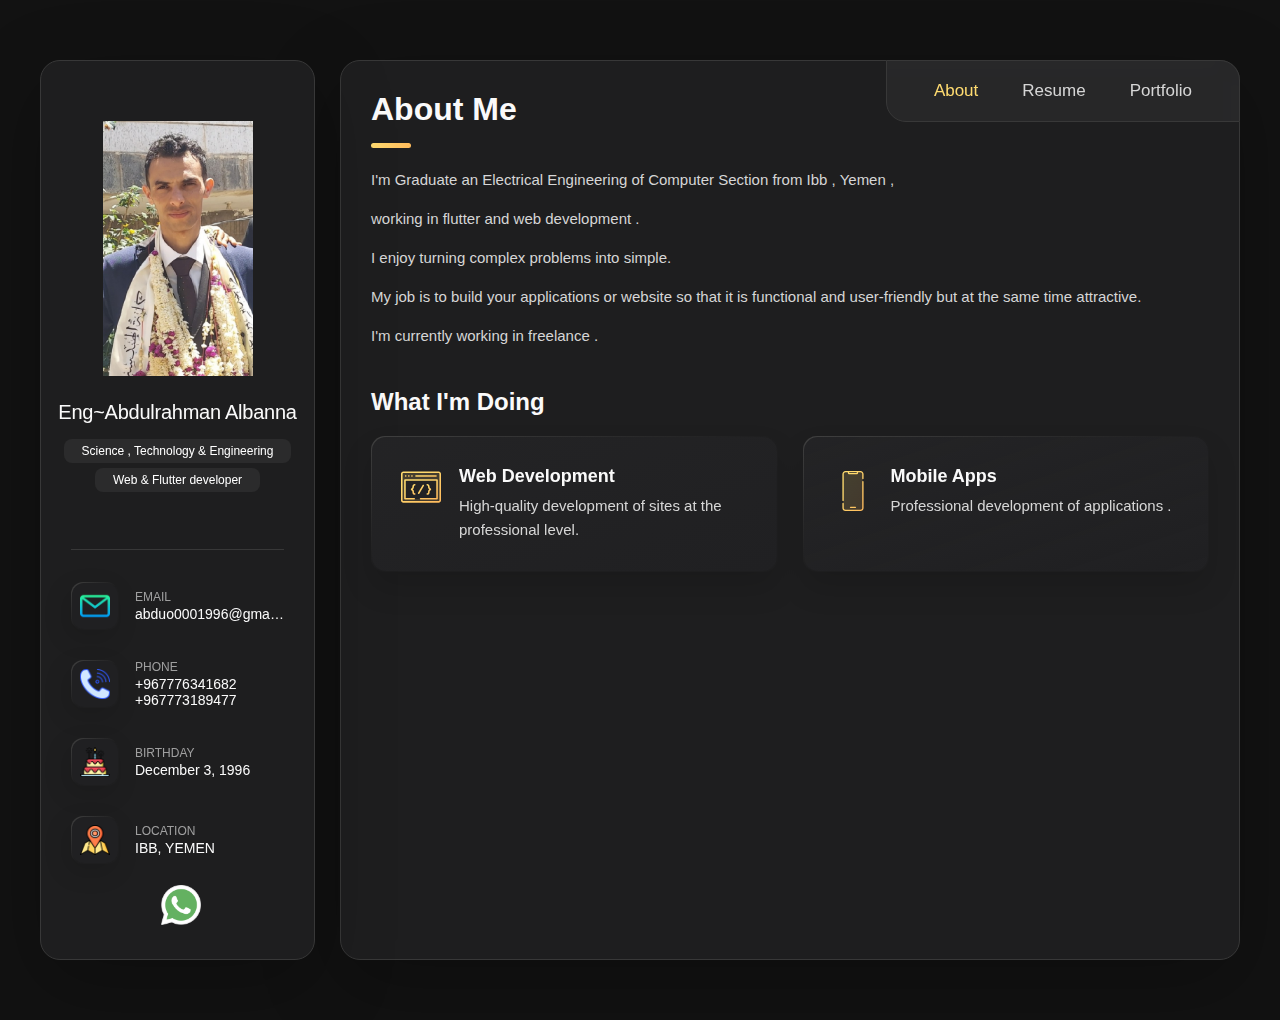
<file: index.html>
<!DOCTYPE html>
<html lang="ar">

<head>

  <meta charset="UTF-8">
  <meta http-equiv="X-UA-Compatible" content="IE=edge">
  <meta name="viewport" content="width=device-width, initial-scale=1.0">
  <title> C.V Portfolio - Abdulrahman Albanna </title>

  <!--
    - favicon
  -->

  <!--
    - custom css link
  -->
  <link rel="stylesheet" href="./assets/css/style.css">

  <!--
    - google font link
  -->
  <link rel="preconnect" href="https://fonts.googleapis.com">
  <link rel="preconnect" href="https://fonts.gstatic.com" crossorigin>
</head>

<body>

  <!--
    - #MAIN
  -->

  <main>

    <!--
      - #SIDEBAR
    -->

    <aside class="sidebar" data-sidebar>

      <div class="sidebar-info">

        <figure class="avatar-box">
          <img src="./assets/images/myimage.jpg" alt="Abdulrahman Albanna" width="80">
        </figure>

        <div class="info-content">
          <h1 class="name" title="Eng~Abdulrahman Albanna">Eng~Abdulrahman Albanna</h1>
          <p style="margin-bottom:5px;" class="title">Science , Technology & Engineering </p>

          <p style="margin-bottom:25px ;" class="title">Web & Flutter developer </p>
        </div>

        <button class="info_more-btn" data-sidebar-btn>
          <span>Show Contacts</span>

          <ion-icon ><img src="./assets/images/down-chevron.png" height="17" width="20"></ion-icon>
        </button>

      </div>

      <div class="sidebar-info_more">

        <div class="separator"></div>

        <ul class="contacts-list">

          <li class="contact-item">

            <div class="icon-box">
              <ion-icon ><img src="./assets/images/email.png" height="30" width="30"></ion-icon>
            </div>

            <div class="contact-info">
              <p class="contact-title">Email</p>

              <a href="mailto:abduo0001996@gmail.com" class="contact-link">abduo0001996@gmail.com</a>
            </div>

          </li>

          <li class="contact-item">

            <div class="icon-box">
              <ion-icon ><img src="./assets/images/telephone.png" height="30" width="30"></ion-icon>
            </div>

            <div class="contact-info">
              <p class="contact-title">Phone</p>

              <a href="tel:+967776341682" class="contact-link">+967776341682</a>
              <a href="tel:+967773189477" class="contact-link">+967773189477</a>
            </div>

          </li>

          <li class="contact-item">

            <div class="icon-box">
              <ion-icon ><img src="./assets/images/birthday-cake.png" height="30" width="30"></ion-icon>
            </div>

            <div class="contact-info">
              <p class="contact-title">Birthday</p>

              <time datetime="1996-12-3">December 3, 1996</time>
            </div>

          </li>

          <li class="contact-item">

            <div class="icon-box">
              <ion-icon ><img src="./assets/images/location.png" height="30" width="30"></ion-icon>
            </div>

            <div class="contact-info">
              <p class="contact-title">Location</p>

              <address> IBB, YEMEN</address>
            </div>

          </li>

        </ul>

        <div style="margin-bottom: 5px;" class="separator"></div>

        <ul class="social-list">

          <li  class="social-item">
            <a href="whatsapp://send?phone=+967773189477" class="social-link">
              <ion-icon ><img src="./assets/images/whatsapp.png" height="40" width="40"></ion-icon>
            </a>
          </li>

        </ul>

      </div>

    </aside>





    <!--
      - #main-content
    -->

    <div class="main-content">

      <!--
        - #NAVBAR
      -->

      <nav class="navbar">

        <ul class="navbar-list">

          <li class="navbar-item">
            <button class="navbar-link  active" data-nav-link>About</button>
          </li>

          <li class="navbar-item">
            <button class="navbar-link" data-nav-link>Resume</button>
          </li>

          <li class="navbar-item">
            <button class="navbar-link" data-nav-link>Portfolio</button>
          </li>

          <!-- <li class="navbar-item">
            <button class="navbar-link" data-nav-link>Blog</button>
          </li> -->

        </ul>

      </nav>





      <!--
        - #ABOUT
      -->

      <article class="about  active" data-page="about">

        <header>
          <h2 class="h2 article-title">About me</h2>
        </header>

        <section class="about-text">
          <p>
            I'm Graduate an Electrical Engineering of Computer Section  from   Ibb , Yemen ,
            
          </p>
          <p> working in flutter and web  development .

          </p>
          <p>
            I enjoy
            turning complex problems into simple.
          </p>
          <p>
            My job is to build your applications or website so that it is functional and user-friendly but at the same time attractive.
            
          </p>

          <p>
            I'm currently working in freelance .
            
          </p>
        </section>


        <!--
          - service
        -->

        <section class="service">

          <h3 class="h3 service-title">What i'm doing</h3>

          <ul class="service-list">

            <li class="service-item">

              <div class="service-icon-box">
                <img src="./assets/images/icon-dev.svg" alt="Web development icon" width="40">
              </div>

              <div class="service-content-box">
                <h4 class="h4 service-item-title">Web development</h4>

                <p class="service-item-text">
                  High-quality development of sites at the professional level.
                </p>
              </div>

            </li>

            <li class="service-item">

              <div class="service-icon-box">
                <img src="./assets/images/icon-app.svg" alt="mobile app icon" width="40">
              </div>

              <div class="service-content-box">
                <h4 class="h4 service-item-title">Mobile apps</h4>

                <p class="service-item-text">
                  Professional development of applications .
                </p>
              </div>

            </li>

          </ul>

        </section>


        <!--
          - testimonials
        -->



        <!--
          - testimonials modal
        -->


          <div class="overlay" data-overlay></div>

          <section class="testimonials-modal">

            <button class="modal-close-btn" data-modal-close-btn>
            </button>

          </section>



        <!--
          - clients
        -->
      </article>





      <!--
        - #RESUME
      -->

      <article class="resume" data-page="resume">

        <header>
          <h2 class="h2 article-title">Resume</h2>
        </header>

        <section class="timeline">

          <div class="title-wrapper">
            <div class="icon-box">
              <ion-icon ><img src="./assets/images/book.png" height="30" width="30"></ion-icon>
            </div>

            <h3 class="h3">Education</h3>
          </div>

          <ol class="timeline-list">

            
            <li class="timeline-item">    
              <h4 class="h4 timeline-item-title">Bachelor of Electrical Engineering at Ibb University</h4>              
              <span>2018 — 2022</span>              
              <p class="timeline-text">               
              </p>             
            </li>
            
            <li class="timeline-item">
              <h4 class="h4 timeline-item-title"> Cisco Networking Academy CCNA1</h4>
              <span>2021-3-21</span>
              <p class="timeline-text">
              </p>
            </li>

            <li class="timeline-item">

              <h4 class="h4 timeline-item-title"> High school </h4>

              <span> 2015 </span>
              <p class="timeline-text">

                Holds High school in the rate of 91.63%

              </p>

            </li>

          </ol>

        </section>

        <section class="timeline">

          <div class="title-wrapper">
            <div class="icon-box">
            </div>

            <h3 class="h3">Experience</h3>
          </div>

          <ol class="timeline-list">


            <li class="timeline-item">

              <h4 class="h4 timeline-item-title">Flutter developer</h4>

              <p class="timeline-text">
                
              </p>

            </li>
            <li class="timeline-item">

              <h4 class="h4 timeline-item-title">Web developer</h4>
              
              <p class="timeline-text">
                  php - laravel
                
              </p>

            </li>

            <li class="timeline-item">

              <h4 class="h4 timeline-item-title">proficiency in some languages </h4>
              
              <p class="timeline-text">
                html , css , javascript , JQuery , SQL Server, mySql , sqflite ,  python and c#  .
                
              </p>

            </li>

          </ol>

        </section>
        <section class="timeline">

          <div class="title-wrapper">
            <div class="icon-box">
            </div>

            <h3 class="h3">Special and personal features</h3>
          </div>

          <ol class="timeline-list">


            <li class="timeline-item">

              <h4 class="h4 timeline-item-title">fast integration and adaptation to the work environment developer</h4>
              <p class="timeline-text">
                
              </p>

            </li>
            <li class="timeline-item">

              <h4 class="h4 timeline-item-title">love of work sincerity and dedication in it .</h4>
              
              <p class="timeline-text">
                
                
              </p>

            </li>

            <li class="timeline-item">

              <h4 class="h4 timeline-item-title">work skills within a team or individually .</h4>
              
              <p class="timeline-text">
              
                
              </p>

            </li>

          </ol>

        </section>



      </article>





      <!--
        - #PORTFOLIO
      -->

      <article class="portfolio" data-page="portfolio">

        <header>
          <h2 class="h2 article-title">Portfolio</h2>
        </header>

        <section class="projects">

          <ul class="filter-list">

            <li class="filter-item">
              <button class="active" data-filter-btn>All</button>
            </li>

            <!-- <li class="filter-item">
              <button data-filter-btn>Web design</button>
            </li> -->

            <li class="filter-item">
              <button data-filter-btn>Applications</button>
            </li>

            <li class="filter-item">
              <button data-filter-btn>Web development</button>
            </li>

          </ul>

          <div class="filter-select-box">

            <button class="filter-select" data-select>

              <div class="select-value" data-selecct-value>Select category</div>

              <div class="select-icon">
                <ion-icon name="chevron-down"></ion-icon>
              </div>

            </button>

            <ul class="select-list">

              <li class="select-item">
                <button data-select-item>All</button>
              </li>

              <!-- <li class="select-item">
                <button data-select-item>Web design</button>
              </li> -->

              <li class="select-item">
                <button data-select-item>Applications</button>
              </li>

              <li class="select-item">
                <button data-select-item>Web development</button>
              </li>

            </ul>

          </div>
          <div>
            <h3 style="color: white;padding: 0 0 35px 27px;">For more details about the project , click on the project</h3>
          </div>

          <ul class="project-list">

            <li class="project-item  active" data-filter-item data-category="applications">
              <a href="project_currencyapp.html">
                <figure class="project-img">
                  <div class="project-item-icon-box">
                    <button >                     
                      open_project
                    </button>
                  </div>

                  <img src="./assets/images/exchange_currency.jpg" alt="exchange Currency & Gold app" loading="lazy">
                </figure>

                <h3 class="project-title">Flutter_Clean Architecutre Currency_Gold_ExchangeRate_App</h3>

                <p class="project-category">Applications</p>
              </a>
            </li>


            <li class="project-item  active" data-filter-item data-category="applications">
              <a href="project_busticket.html">
                <figure class="project-img">
                  <div class="project-item-icon-box">
                    <button>open_project </button>
                  </div>

                  <img src="./assets/images/bus.jpg" alt="Bus_Ticket-Booking" loading="lazy">
                </figure>

                <h3 class="project-title">Flutter Bus_Ticket-Booking</h3>

                <p class="project-category">Applications</p>
              </a>
            </li>

            <li class="project-item  active" data-filter-item data-category="web development">
              <a href="project_hospital.html">
                <figure class="project-img">
                  <div class="project-item-icon-box">
                    <button>                     
                      open_project
                    </button>
                  </div>

                  <img src="./assets/images/manage.jpg" alt="hospital" loading="lazy">
                </figure>

                <h3 class="project-title">Hospital_Managment</h3>

                <p class="project-category">Web development</p>

            </a>
            </li>

            <li class="project-item  active" data-filter-item data-category="applications">
              <a href="project_newsapp.html">
                <figure class="project-img">
                  <div class="project-item-icon-box">
                    <button >                     
                      open_project
                    </button>
                  </div>

                  <img src="./assets/images/newsapp.jpg" alt="news app" loading="lazy">
                </figure>

                <h3 class="project-title">Flutter-News_App</h3>

                <p class="project-category">Applications</p>
              </a>
            </li>

            <li class="project-item  active" data-filter-item data-category="web development">
              <a href="project_mulblog.html">

                <figure class="project-img">
                  <div class="project-item-icon-box">
                    <button>open_project</button>
                  </div>

                  <img src="./assets/images/blog.jpg" alt="Blog_multi" loading="lazy">
                </figure>

                <h3 class="project-title">Multi-Language electronic blog</h3>

                <p class="project-category">Web development</p>
              </a>
            </li>

            <li class="project-item  active" data-filter-item data-category="applications">
              <a href="project_mealapp.html">
                <figure class="project-img">
                  <div class="project-item-icon-box">
                    <button>open_project</button>
                  </div>

                  <img src="./assets/images/mealapp.jpg" alt="Meal" loading="lazy">
                </figure>

                <h3 class="project-title">Flutter-Meal-App</h3>

                <p class="project-category">Applications</p>
              </a>
            </li>


          </ul>

        </section>

      </article>

      <!-- <article class="active" data-detail-page="open_project4">
        <header>
          <h2 class="h2 article-title">Portfolio</h2>
        </header>

        <section class="projects">

          </section>
      </article> -->







      <!--
        - #BLOG
      -->

      <!--
        - #CONTACT
      -->


    </div>

  </main>






  <!--
    - custom js link
  -->
  <script src="./assets/js/script.js"></script>

  <!--
    - ionicon link
  -->

</body>

</html>
</file>
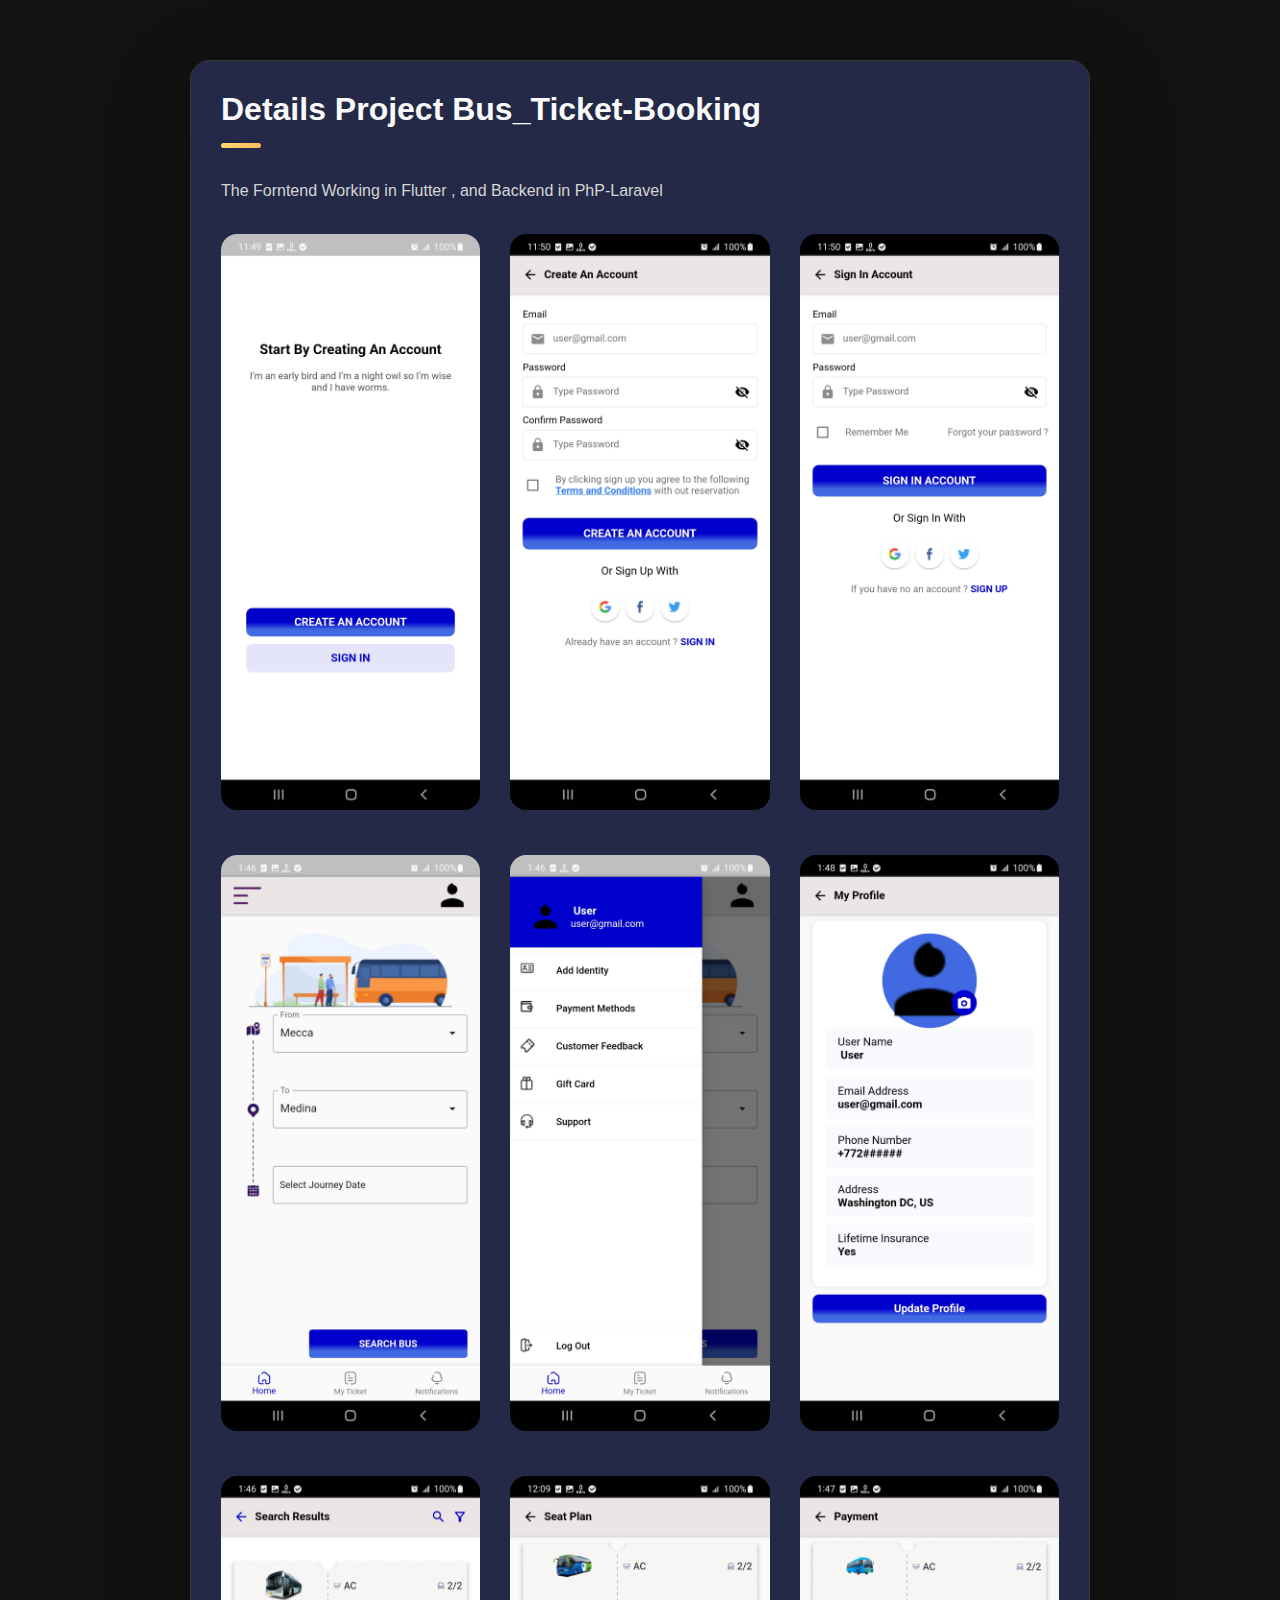
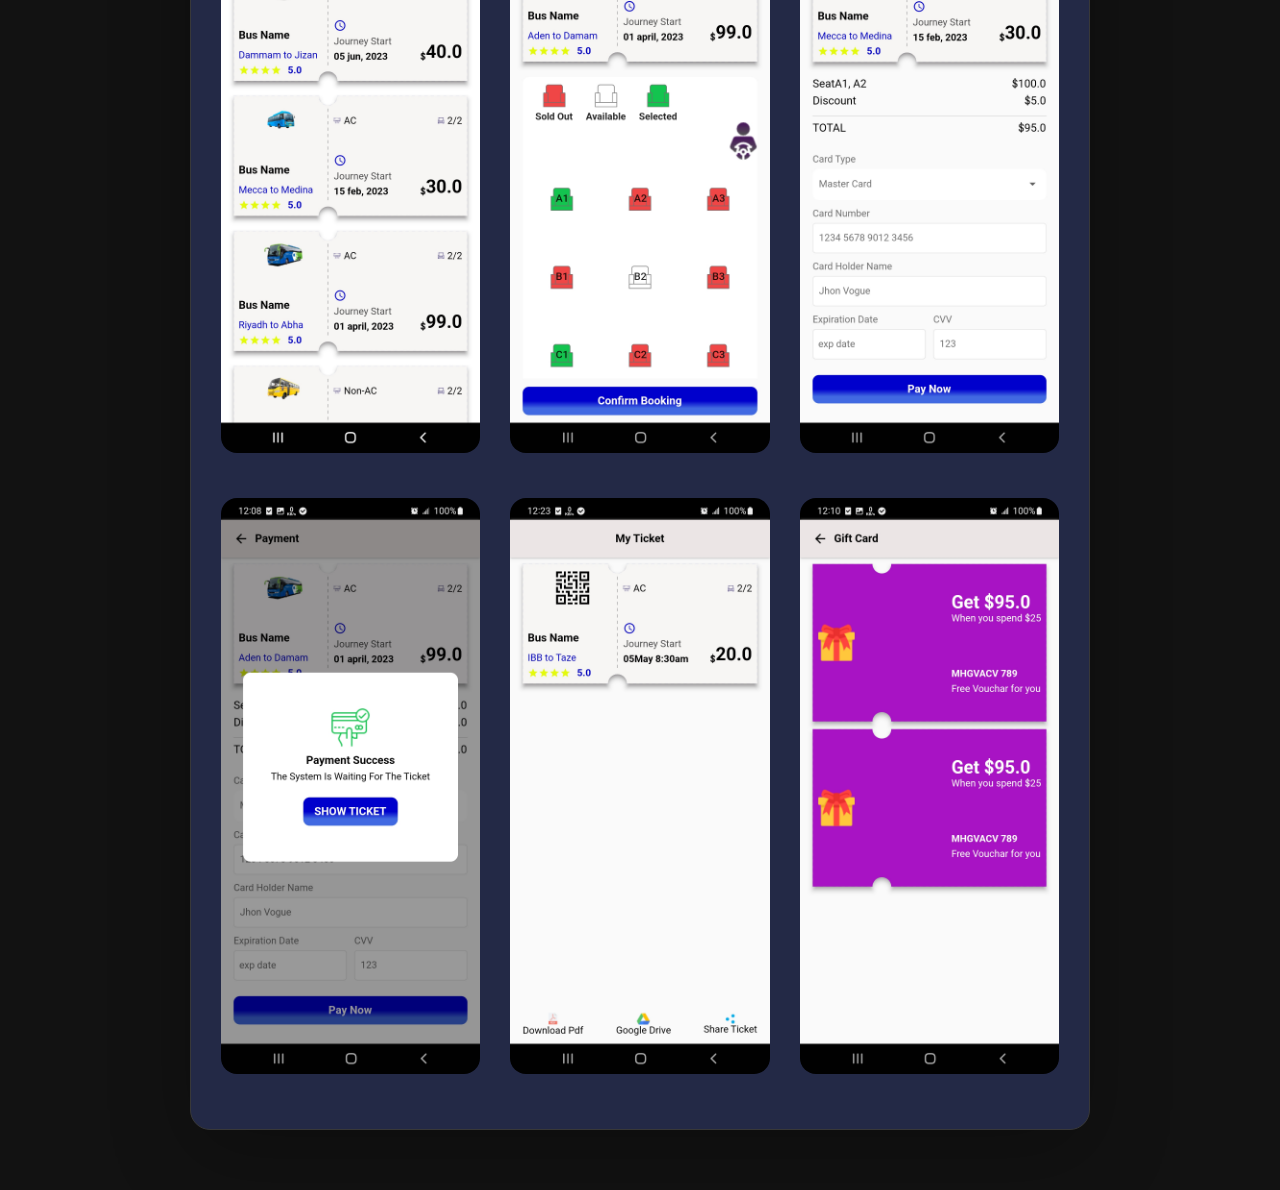
<file: project_busticket.html>
<!DOCTYPE html>
    <html lang="en">

    <head>
    <meta charset="UTF-8">
    <meta http-equiv="X-UA-Compatible" content="IE=edge">
    <meta name="viewport" content="width=device-width, initial-scale=1.0">
    <title>Details Project-BusTicket </title>

    <link rel="stylesheet" href="./assets/css/style.css">

    </head>

    <body>

    <main>
        <div class="main-content">
            <article class="active" style="background: #232946;">
                <header>
                    <h2 class="h2 article-title">Details project Bus_Ticket-Booking</h2>

                    <p class="timeline-text" style="padding-bottom: 30px;">
                        The Forntend Working in Flutter , and Backend in PhP-Laravel
                        
                    </p>
                    
                </header>
                <section class="projects">
                    <ul class="project-list">
                        <li class="project-item  active">
                            <figure class="project-img">
                            <img src="./assets/images/bus/2.jpg" alt="bus_ticket" loading="lazy">
                            </figure>
                        </li>
                        <li class="project-item  active">
                            <figure class="project-img">
                            <img src="./assets/images/bus/3.jpg" alt="bus_ticket" loading="lazy">
                            </figure>
                        </li>
                        <li class="project-item  active">
                            <figure class="project-img">
                            <img src="./assets/images/bus/4.jpg" alt="bus_ticket" loading="lazy">
                            </figure>
                        </li>
                        <li class="project-item  active">
                            <figure class="project-img">
                            <img src="./assets/images/bus/6.jpg" alt="bus_ticket" loading="lazy">
                            </figure>
                        </li>
                        <li class="project-item  active">
                            <figure class="project-img">
                            <img src="./assets/images/bus/7.jpg" alt="bus_ticket" loading="lazy">
                            </figure>
                        </li>
                        <li class="project-item  active">
                            <figure class="project-img">
                            <img src="./assets/images/bus/8.jpg" alt="bus_ticket" loading="lazy">
                            </figure>
                        </li>
                        <li class="project-item  active">
                            <figure class="project-img">
                            <img src="./assets/images/bus/9.jpg" alt="bus_ticket" loading="lazy">
                            </figure>
                        </li>
                        <li class="project-item  active">
                            <figure class="project-img">
                            <img src="./assets/images/bus/10.jpg" alt="bus_ticket" loading="lazy">
                            </figure>
                        </li>
                        <li class="project-item  active">
                            <figure class="project-img">
                            <img src="./assets/images/bus/11.jpg" alt="bus_ticket" loading="lazy">
                            </figure>
                        </li>
                        <li class="project-item  active">
                            <figure class="project-img">
                            <img src="./assets/images/bus/12.jpg" alt="bus_ticket" loading="lazy">
                            </figure>
                        </li>
                        <li class="project-item  active">
                            <figure class="project-img">
                            <img src="./assets/images/bus/13.jpg" alt="bus_ticket" loading="lazy">
                            </figure>
                        </li>
                        <li class="project-item  active">
                            <figure class="project-img">
                            <img src="./assets/images/bus/15.jpg" alt="bus_ticket" loading="lazy">
                            </figure>
                        </li>

                    </ul>
                </section>

            </article>
        
        </div>

    </main>


        <script src="./assets/js/script.js"></script>
    

    </body>
    
    </html>
</file>
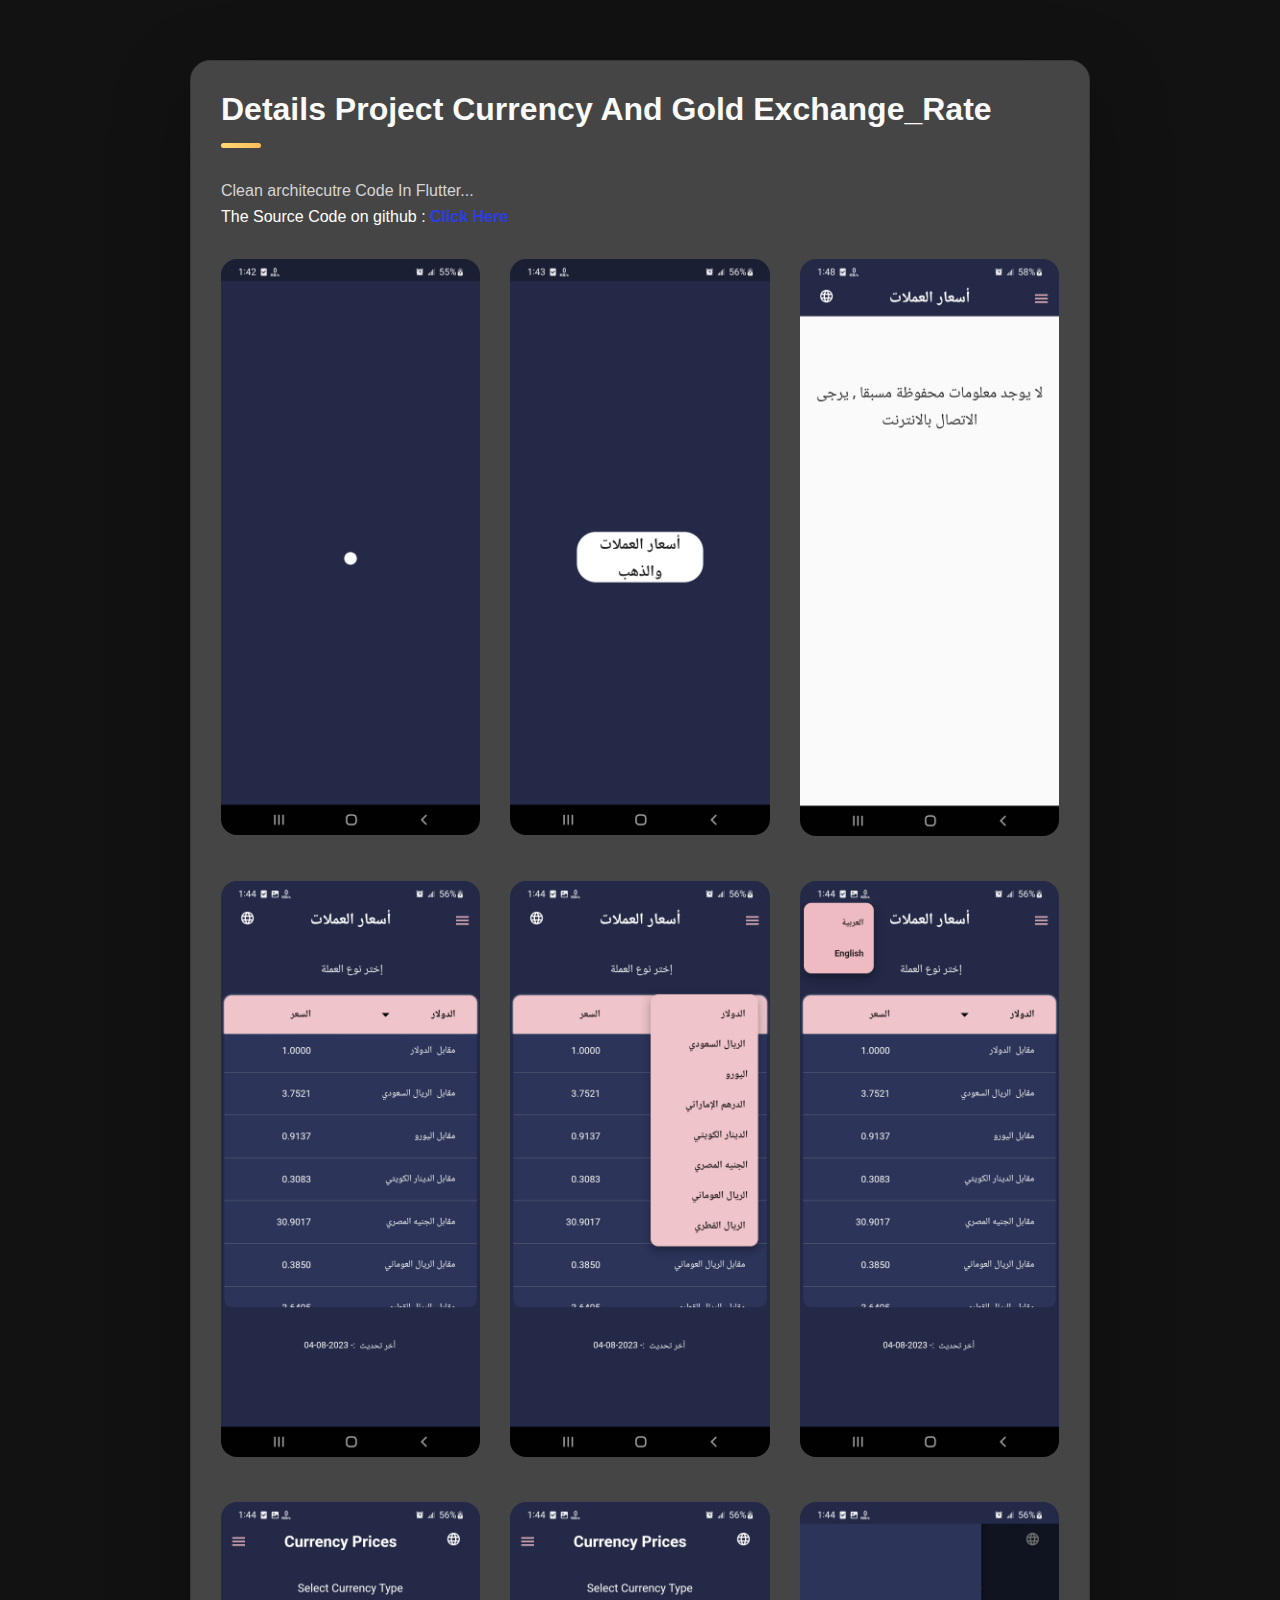
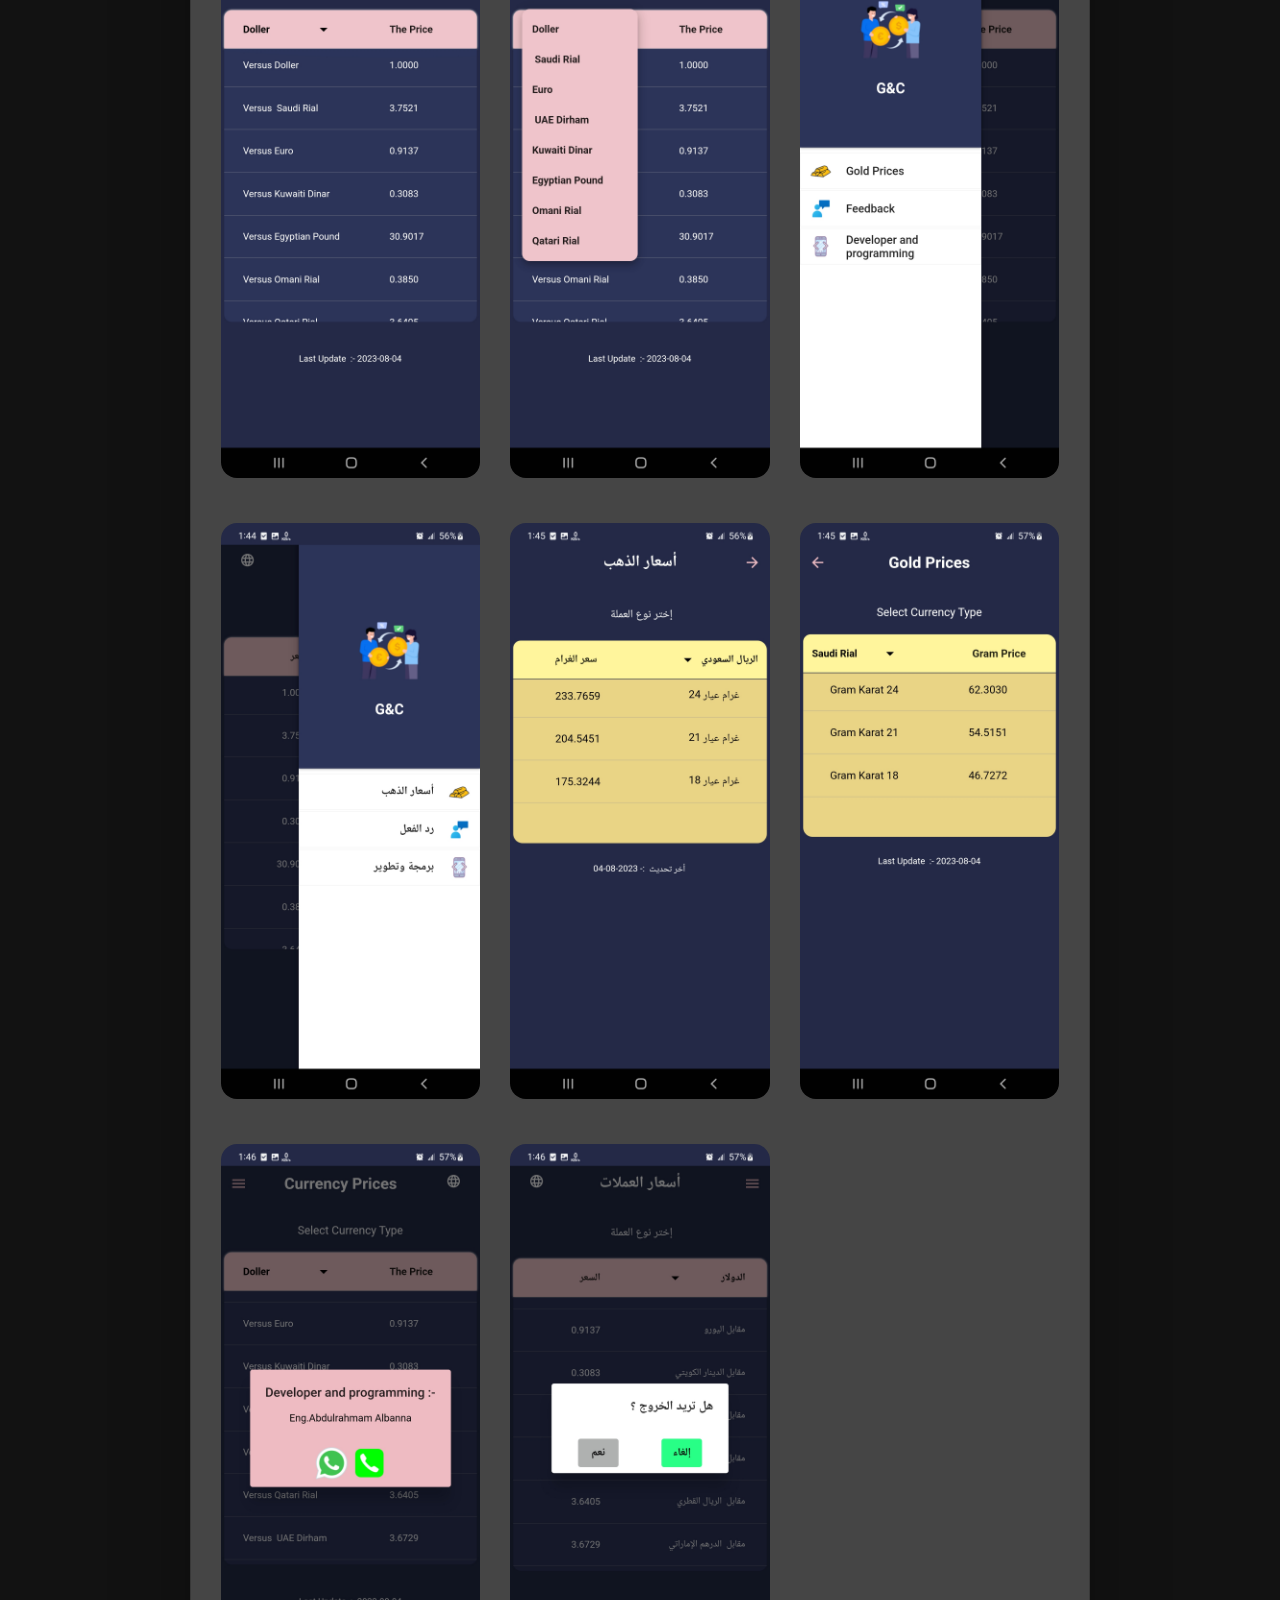
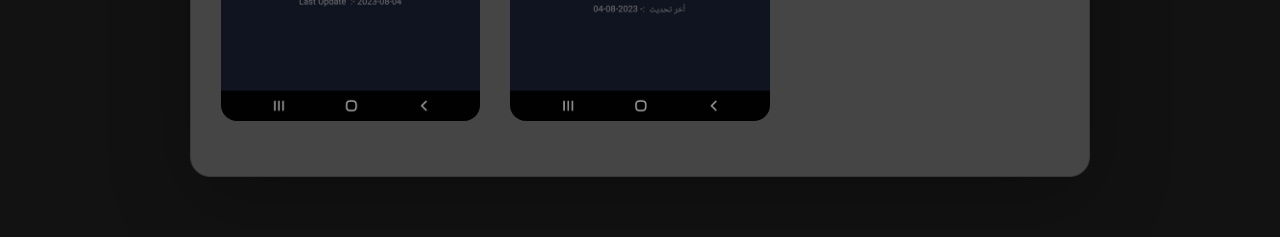
<file: project_currencyapp.html>
<!DOCTYPE html>
<html lang="en">

<head>
<meta charset="UTF-8">
<meta http-equiv="X-UA-Compatible" content="IE=edge">
<meta name="viewport" content="width=device-width, initial-scale=1.0">
<title>Details Project-C&G_Exchange_Rate </title>

<link rel="stylesheet" href="./assets/css/style.css">

</head>

<body>

<main>
    <div class="main-content">
        <article class="active" style="background: hsl(0, 0%, 27%);">
            <header>
                <h2 class="h2 article-title">Details project Currency and Gold Exchange_Rate</h2>

                <p class="timeline-text" style="padding-bottom: 30px;">
                    Clean architecutre Code In Flutter...
                    <span style="color: rgb(254, 254, 254);">The Source Code on github :
                        <a style="display: inline;color: rgb(43, 61, 226);font-weight: bold;" href="https://github.com/Abdulrahman-Abanna/flutter_Exchange_Rate_Currency.git">Click Here</a>
                    </span>
                    
                </p>
                
            </header>
            <section class="projects">
                <ul class="project-list">
                    <li class="project-item  active">
                        <figure class="project-img">
                        <img src="./assets/images/Currency_app/1.jpg" alt="C&G_Exchange_Rate" loading="lazy">
                        </figure>
                    </li>

                    <li class="project-item  active">
                        <figure class="project-img">
                        <img src="./assets/images/Currency_app/2.jpg" alt="C&G_Exchange_Rate" loading="lazy">
                        </figure>
                    </li>

                    <li class="project-item  active">
                        <figure class="project-img">
                        <img src="./assets/images/Currency_app/14.jpg" alt="C&G_Exchange_Rate" loading="lazy">
                        </figure>
                    </li>            

                    <li class="project-item  active">
                        <figure class="project-img">
                        <img src="./assets/images/Currency_app/3.jpg" alt="C&G_Exchange_Rate" loading="lazy">
                        </figure>
                    </li>

                    <li class="project-item  active">
                        <figure class="project-img">
                        <img src="./assets/images/Currency_app/4.jpg" alt="C&G_Exchange_Rate" loading="lazy">
                        </figure>
                    </li>

                    <li class="project-item  active">
                        <figure class="project-img">
                        <img src="./assets/images/Currency_app/5.jpg" alt="C&G_Exchange_Rate" loading="lazy">
                        </figure>
                    </li>

                    <li class="project-item  active">
                        <figure class="project-img">
                        <img src="./assets/images/Currency_app/6.jpg" alt="C&G_Exchange_Rate" loading="lazy">
                        </figure>
                    </li>

                    <li class="project-item  active">
                        <figure class="project-img">
                        <img src="./assets/images/Currency_app/7.jpg" alt="C&G_Exchange_Rate" loading="lazy">
                        </figure>
                    </li>

                    <li class="project-item  active">
                        <figure class="project-img">
                        <img src="./assets/images/Currency_app/8.jpg" alt="C&G_Exchange_Rate" loading="lazy">
                        </figure>
                    </li>

                    <li class="project-item  active">
                        <figure class="project-img">
                        <img src="./assets/images/Currency_app/9.jpg" alt="C&G_Exchange_Rate" loading="lazy">
                        </figure>
                    </li>

                    <li class="project-item  active">
                        <figure class="project-img">
                        <img src="./assets/images/Currency_app/10.jpg" alt="C&G_Exchange_Rate" loading="lazy">
                        </figure>
                    </li>

                    <li class="project-item  active">
                        <figure class="project-img">
                        <img src="./assets/images/Currency_app/11.jpg" alt="C&G_Exchange_Rate" loading="lazy">
                        </figure>
                    </li>

                    <li class="project-item  active">
                        <figure class="project-img">
                        <img src="./assets/images/Currency_app/12.jpg" alt="C&G_Exchange_Rate" loading="lazy">
                        </figure>
                    </li>

                    <li class="project-item  active">
                        <figure class="project-img">
                        <img src="./assets/images/Currency_app/13.jpg" alt="C&G_Exchange_Rate" loading="lazy">
                        </figure>
                    </li>



                </ul>
            </section>

        </article>
    
    </div>

</main>


    <script src="./assets/js/script.js"></script>


</body>

</html>
</file>
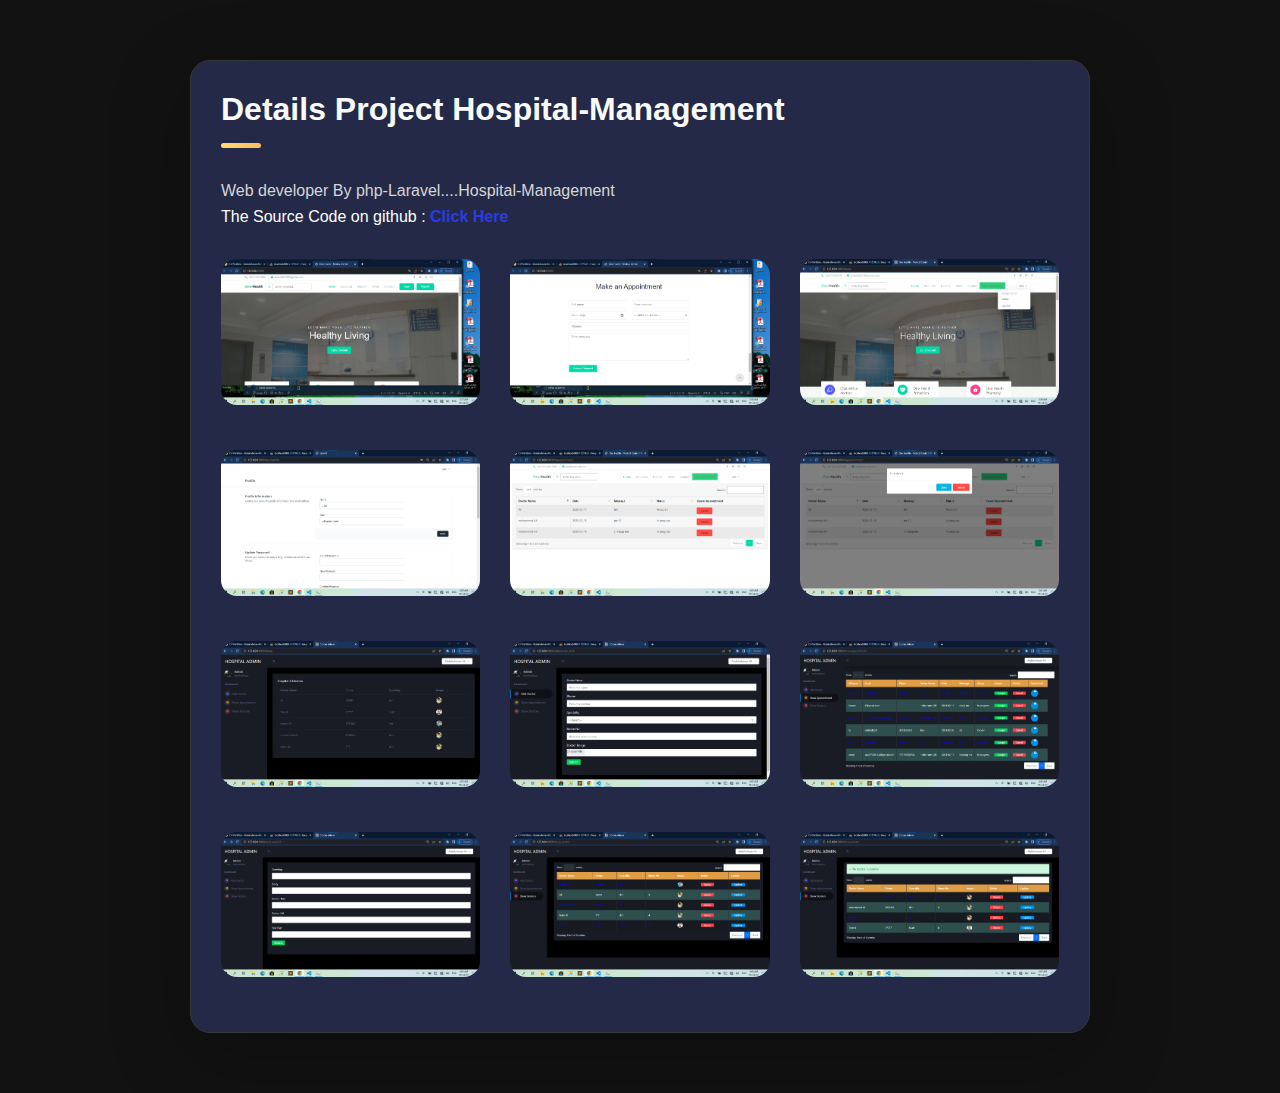
<file: project_hospital.html>
<!DOCTYPE html>
<html lang="en">

<head>
<meta charset="UTF-8">
<meta http-equiv="X-UA-Compatible" content="IE=edge">
<meta name="viewport" content="width=device-width, initial-scale=1.0">
<title>Details Project-Hospital-Management </title>

<link rel="stylesheet" href="./assets/css/style.css">

</head>

<body>

<main>
    <div class="main-content">
        <article class="active" style="background: #232946;">
            <header>
                <h2 class="h2 article-title">Details project Hospital-Management</h2>

                <p class="timeline-text" style="padding-bottom: 30px;">
                    Web developer By php-Laravel....Hospital-Management
                    <span style="color: rgb(254, 254, 254);">The Source Code on github :
                        <a style="display: inline;color: rgb(43, 61, 226);font-weight: bold;" href="https://github.com/Abdulrahman-Abanna/hospital_manage.git">Click Here</a>
                    </span>


                    
                </p>
                
            </header>
            <section class="projects">
                <ul class="project-list">
                    <li class="project-item  active">
                        <figure class="project-img">
                        <img src="./assets/images/hospital/1.png" alt="Hospital-Management" loading="lazy">
                        </figure>
                    </li>
                    <li class="project-item  active">
                        <figure class="project-img">
                        <img src="./assets/images/hospital/2.png" alt="Hospital-Management" loading="lazy">
                        </figure>
                    </li>
                    <li class="project-item  active">
                        <figure class="project-img">
                        <img src="./assets/images/hospital/3.png" alt="Hospital-Management" loading="lazy">
                        </figure>
                    </li>
                    <li class="project-item  active">
                        <figure class="project-img">
                        <img src="./assets/images/hospital/4.png" alt="Hospital-Management" loading="lazy">
                        </figure>
                    </li>
                    <li class="project-item  active">
                        <figure class="project-img">
                        <img src="./assets/images/hospital/5.png" alt="Hospital-Management" loading="lazy">
                        </figure>
                    </li>
                    <li class="project-item  active">
                        <figure class="project-img">
                        <img src="./assets/images/hospital/6.png" alt="Hospital-Management" loading="lazy">
                        </figure>
                    </li>
                    <li class="project-item  active">
                        <figure class="project-img">
                        <img src="./assets/images/hospital/7.png" alt="Hospital-Management" loading="lazy">
                        </figure>
                    </li>
                    <li class="project-item  active">
                        <figure class="project-img">
                        <img src="./assets/images/hospital/8.png" alt="Hospital-Management" loading="lazy">
                        </figure>
                    </li>
                    <li class="project-item  active">
                        <figure class="project-img">
                        <img src="./assets/images/hospital/9.png" alt="Hospital-Management" loading="lazy">
                        </figure>
                    </li>
                    <li class="project-item  active">
                        <figure class="project-img">
                        <img src="./assets/images/hospital/10.png" alt="Hospital-Management" loading="lazy">
                        </figure>
                    </li>
                    <li class="project-item  active">
                        <figure class="project-img">
                        <img src="./assets/images/hospital/11.png" alt="Hospital-Management" loading="lazy">
                        </figure>
                    </li>
                    <li class="project-item  active">
                        <figure class="project-img">
                        <img src="./assets/images/hospital/12.png" alt="Hospital-Management" loading="lazy">
                        </figure>
                    </li>
                </ul>
            </section>

        </article>
    
    </div>

</main>


    <script src="./assets/js/script.js"></script>


</body>

</html>
</file>
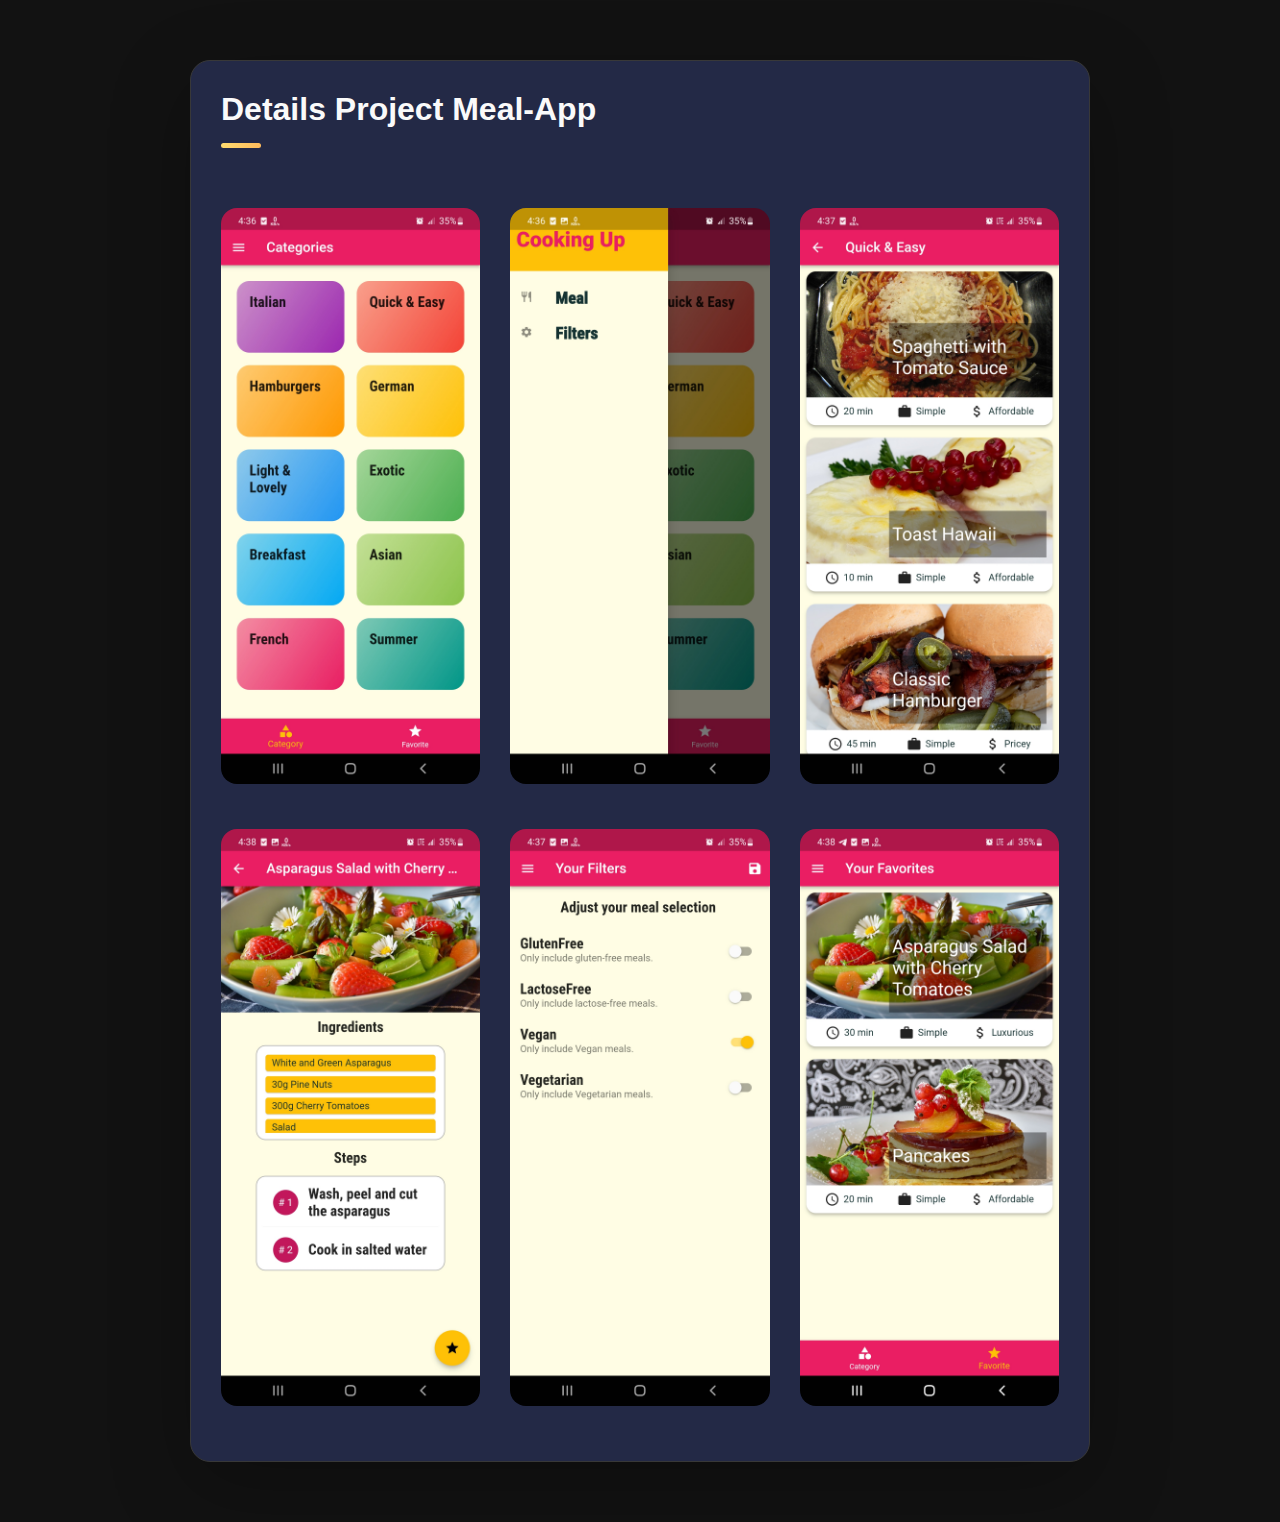
<file: project_mealapp.html>
<!DOCTYPE html>
<html lang="en">

<head>
<meta charset="UTF-8">
<meta http-equiv="X-UA-Compatible" content="IE=edge">
<meta name="viewport" content="width=device-width, initial-scale=1.0">
<title>Details Project-Meal-App </title>

<link rel="stylesheet" href="./assets/css/style.css">

</head>

<body>

<main>
    <div class="main-content">
        <article class="active"style="background: #232946;">
            <header>
                <h2 class="h2 article-title">Details project Meal-App</h2>

                <p class="timeline-text" style="padding-bottom: 30px;">

                    
                    
                </p>
                
            </header>
            <section class="projects">
                <ul class="project-list">
                    <li class="project-item  active">
                        <figure class="project-img">
                        <img src="./assets/images/Meel app/1.jpg" alt="Meal-App" loading="lazy">
                        </figure>
                    </li>
                    <li class="project-item  active">
                        <figure class="project-img">
                        <img src="./assets/images/Meel app/2.jpg" alt="Meal-App" loading="lazy">
                        </figure>
                    </li>
                    <li class="project-item  active">
                        <figure class="project-img">
                        <img src="./assets/images/Meel app/3.jpg" alt="Meal-App" loading="lazy">
                        </figure>
                    </li>
                    <li class="project-item  active">
                        <figure class="project-img">
                        <img src="./assets/images/Meel app/4.jpg" alt="Meal-App" loading="lazy">
                        </figure>
                    </li>
                    <li class="project-item  active">
                        <figure class="project-img">
                        <img src="./assets/images/Meel app/5.jpg" alt="Meal-App" loading="lazy">
                        </figure>
                    </li>
                    <li class="project-item  active">
                        <figure class="project-img">
                        <img src="./assets/images/Meel app/6.jpg" alt="Meal-App" loading="lazy">
                        </figure>
                    </li>
                </ul>
            </section>

        </article>
    
    </div>

</main>


    <script src="./assets/js/script.js"></script>


</body>

</html>
</file>
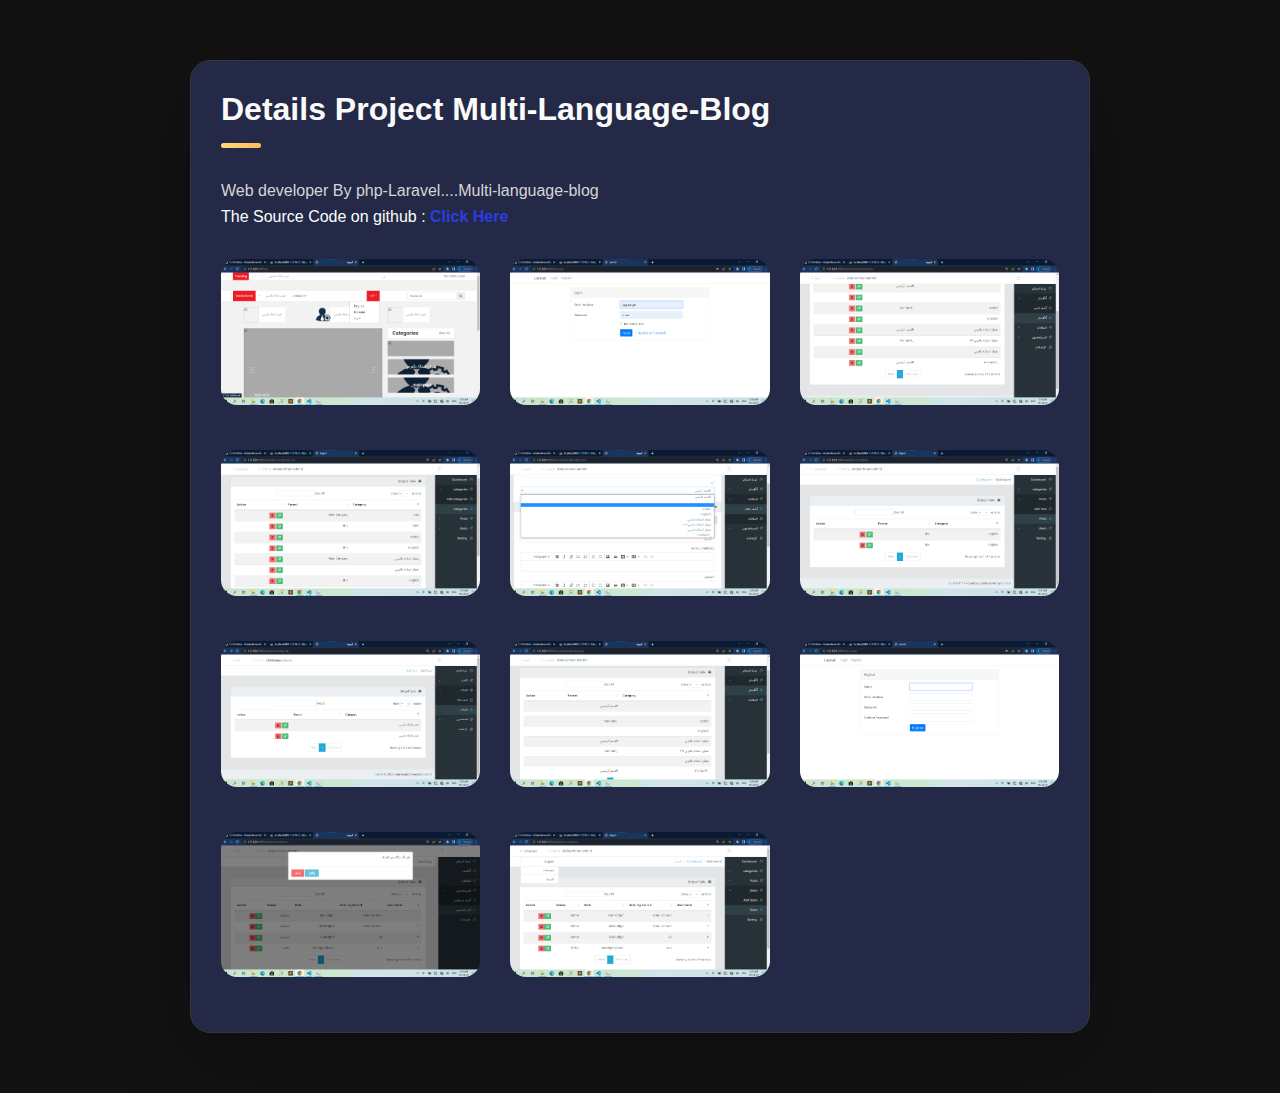
<file: project_mulblog.html>
<!DOCTYPE html>
<html lang="en">

<head>
<meta charset="UTF-8">
<meta http-equiv="X-UA-Compatible" content="IE=edge">
<meta name="viewport" content="width=device-width, initial-scale=1.0">
<title>Details Project-Multi-lang-blog </title>

<link rel="stylesheet" href="./assets/css/style.css">

</head>

<body>

<main>
    <div class="main-content">
        <article class="active" style="background: #232946;">
            <header>
                <h2 class="h2 article-title">Details project Multi-language-blog</h2>

                <p class="timeline-text" style="padding-bottom: 30px;">
                    Web developer By php-Laravel....Multi-language-blog
                    <span style="color: rgb(254, 254, 254);">The Source Code on github :
                        <a style="display: inline;color: rgb(43, 61, 226);font-weight: bold;" href="https://github.com/Abdulrahman-Abanna/Multi_language_electronic_Blog.git">Click Here</a>
                    </span>
                    
                </p>
                
            </header>
            <section class="projects">
                <ul class="project-list">
                    <li class="project-item  active">
                        <figure class="project-img">
                        <img src="./assets/images/blog_m/0.png" alt="Multi-blog" loading="lazy">
                        </figure>
                    </li>
                    <li class="project-item  active">
                        <figure class="project-img">
                        <img src="./assets/images/blog_m/1.png" alt="Multi-blog" loading="lazy">
                        </figure>
                    </li>
                    <li class="project-item  active">
                        <figure class="project-img">
                        <img src="./assets/images/blog_m/2.png" alt="Multi-blog" loading="lazy">
                        </figure>
                    </li>
                    <li class="project-item  active">
                        <figure class="project-img">
                        <img src="./assets/images/blog_m/3.png" alt="Multi-blog" loading="lazy">
                        </figure>
                    </li>
                    <li class="project-item  active">
                        <figure class="project-img">
                        <img src="./assets/images/blog_m/4.png" alt="Multi-blog" loading="lazy">
                        </figure>
                    </li>
                    <li class="project-item  active">
                        <figure class="project-img">
                        <img src="./assets/images/blog_m/5.png" alt="Multi-blog" loading="lazy">
                        </figure>
                    </li>
                    <li class="project-item  active">
                        <figure class="project-img">
                        <img src="./assets/images/blog_m/6.png" alt="Multi-blog" loading="lazy">
                        </figure>
                    </li>
                    <li class="project-item  active">
                        <figure class="project-img">
                        <img src="./assets/images/blog_m/7.png" alt="Multi-blog" loading="lazy">
                        </figure>
                    </li>
                    <li class="project-item  active">
                        <figure class="project-img">
                        <img src="./assets/images/blog_m/8.png" alt="Multi-blog" loading="lazy">
                        </figure>
                    </li>
                    <li class="project-item  active">
                        <figure class="project-img">
                        <img src="./assets/images/blog_m/9.png" alt="Multi-blog" loading="lazy">
                        </figure>
                    </li>
                    <li class="project-item  active">
                        <figure class="project-img">
                        <img src="./assets/images/blog_m/10.png" alt="Multi-blog" loading="lazy">
                        </figure>
                    </li>
                </ul>
            </section>

        </article>
    
    </div>

</main>


    <script src="./assets/js/script.js"></script>


</body>

</html>
</file>
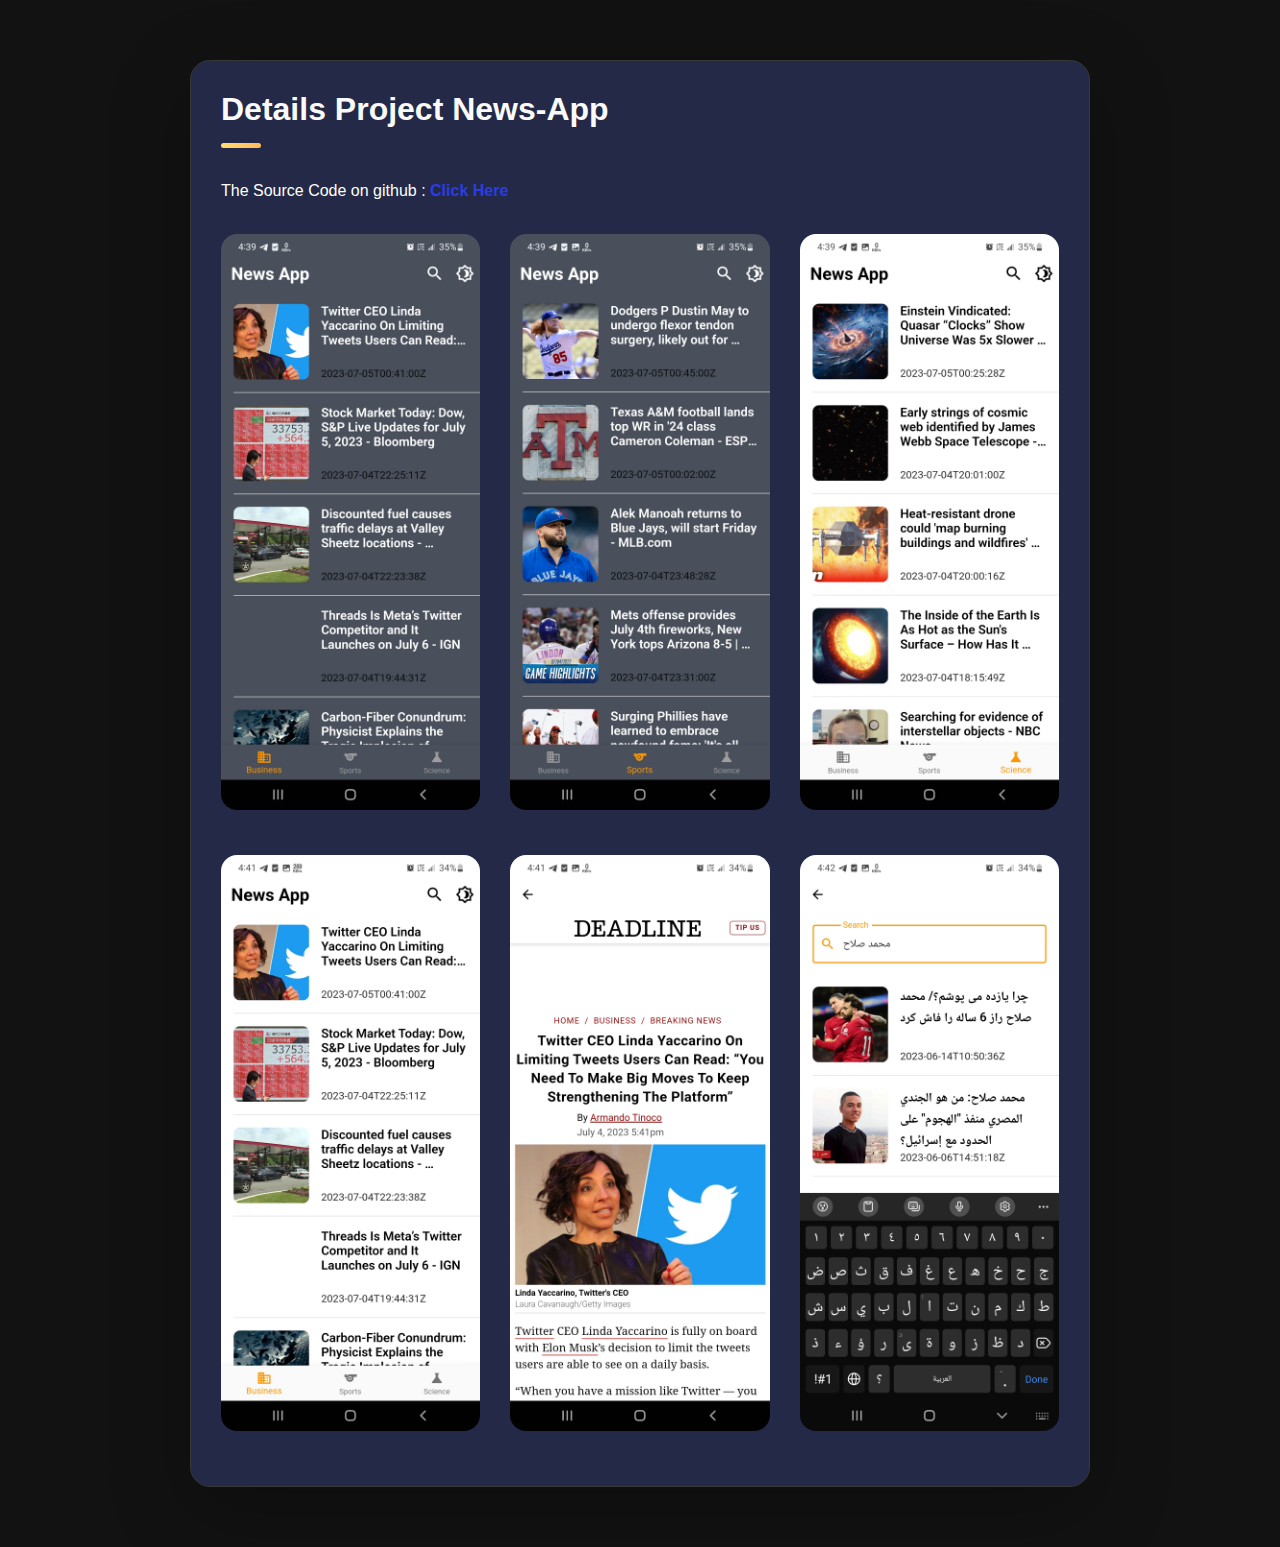
<file: project_newsapp.html>
<!DOCTYPE html>
<html lang="en">

<head>
<meta charset="UTF-8">
<meta http-equiv="X-UA-Compatible" content="IE=edge">
<meta name="viewport" content="width=device-width, initial-scale=1.0">
<title>Details Project-News-App </title>

<link rel="stylesheet" href="./assets/css/style.css">

</head>

<body>

<main>
    <div class="main-content">
        <article class="active" style="background: #232946;">
            <header>
                <h2 class="h2 article-title">Details project News-App</h2>

                <p class="timeline-text" style="padding-bottom: 30px;">
                    <span style="color: rgb(254, 254, 254);">The Source Code on github :
                        <a style="display: inline;color: rgb(43, 61, 226);font-weight: bold;" href="https://github.com/Abdulrahman-Abanna/flutter_news_app.git">Click Here</a>
                    </span>

                    
                </p>
                
            </header>
            <section class="projects">
                <ul class="project-list">
                    <li class="project-item  active">
                        <figure class="project-img">
                        <img src="./assets/images/News app/1.jpg" alt="News-App" loading="lazy">
                        </figure>
                    </li>
                    <li class="project-item  active">
                        <figure class="project-img">
                        <img src="./assets/images/News app/2.jpg" alt="News-App" loading="lazy">
                        </figure>
                    </li>
                    <li class="project-item  active">
                        <figure class="project-img">
                        <img src="./assets/images/News app/3.jpg" alt="News-App" loading="lazy">
                        </figure>
                    </li>
                    <li class="project-item  active">
                        <figure class="project-img">
                        <img src="./assets/images/News app/4.jpg" alt="News-App" loading="lazy">
                        </figure>
                    </li>
                    <li class="project-item  active">
                        <figure class="project-img">
                        <img src="./assets/images/News app/5.jpg" alt="News-App" loading="lazy">
                        </figure>
                    </li>
                    <li class="project-item  active">
                        <figure class="project-img">
                        <img src="./assets/images/News app/6.jpg" alt="News-App" loading="lazy">
                        </figure>
                    </li>
                </ul>
            </section>

        </article>
    
    </div>

</main>


    <script src="./assets/js/script.js"></script>


</body>

</html>
</file>
<file: assets/css/style.css>
/*-----------------------------------*\
  #style.css
\*-----------------------------------*/


/**
 * copyright 2022 @codewithsadee
 */





/*-----------------------------------*\
  #CUSTOM PROPERTY
\*-----------------------------------*/

:root {

  /**
   * colors
   */

  /* gradient */

  --bg-gradient-onyx: linear-gradient(
    to bottom right, 
    hsl(240, 1%, 25%) 3%, 
    hsl(0, 0%, 19%) 97%
  );
  --bg-gradient-jet: linear-gradient(
    to bottom right, 
    hsla(240, 1%, 18%, 0.251) 0%, 
    hsla(240, 2%, 11%, 0) 100%
  ), hsl(240, 2%, 13%);
  --bg-gradient-yellow-1: linear-gradient(
    to bottom right, 
    hsl(45, 100%, 71%) 0%, 
    hsla(36, 100%, 69%, 0) 50%
  );
  --bg-gradient-yellow-2: linear-gradient(
    135deg, 
    hsla(45, 100%, 71%, 0.251) 0%, 
    hsla(35, 100%, 68%, 0) 59.86%
  ), hsl(240, 2%, 13%);
  --border-gradient-onyx: linear-gradient(
    to bottom right, 
    hsl(0, 0%, 25%) 0%, 
    hsla(0, 0%, 25%, 0) 50%
  );
  --text-gradient-yellow: linear-gradient(
    to right, 
    hsl(45, 100%, 72%), 
    hsl(35, 100%, 68%)
  );

  /* solid */

  --jet: hsl(0, 0%, 22%);
  --onyx: hsl(240, 1%, 17%);
  --eerie-black-1: hsl(240, 2%, 13%);
  --eerie-black-2: hsl(240, 2%, 12%);
  --smoky-black: hsl(0, 0%, 7%);
  --white-1: hsl(0, 0%, 100%);
  --white-2: hsl(0, 0%, 98%);
  --orange-yellow-crayola: hsl(45, 100%, 72%);
  --vegas-gold: hsl(45, 54%, 58%);
  --light-gray: hsl(0, 0%, 84%);
  --light-gray-70: hsla(0, 0%, 84%, 0.7);
  --bittersweet-shimmer: hsl(0, 43%, 51%);

  /**
   * typography
   */

  /* font-family */
  --ff-poppins: 'Poppins', sans-serif;

  /* font-size */
  --fs-1: 24px;
  --fs-2: 18px;
  --fs-3: 17px;
  --fs-4: 16px;
  --fs-5: 15px;
  --fs-6: 14px;
  --fs-7: 13px;
  --fs-8: 11px;
  --fs-9: 17px;

  /* font-weight */
  --fw-300: 300;
  --fw-400: 400;
  --fw-500: 500;
  --fw-600: 600;

  /**
   * shadow
   */
  
  --shadow-1: -4px 8px 24px hsla(0, 0%, 0%, 0.25);
  --shadow-2: 0 16px 30px hsla(0, 0%, 0%, 0.25);
  --shadow-3: 0 16px 40px hsla(0, 0%, 0%, 0.25);
  --shadow-4: 0 25px 50px hsla(0, 0%, 0%, 0.15);
  --shadow-5: 0 24px 80px hsla(0, 0%, 0%, 0.25);

  /**
   * transition
   */

  --transition-1: 0.25s ease;
  --transition-2: 0.5s ease-in-out;

}





/*-----------------------------------*\
  #RESET
\*-----------------------------------*/

*, *::before, *::after {
  margin: 0;
  padding: 0;
  box-sizing: border-box;
}

a { text-decoration: none; }

li { list-style: none; }

img, ion-icon, a, button, time, span { display: block; }

button {
  color: white;
  font: inherit;
  background: none;
  border: none;
  text-align: left;
  cursor: pointer;
}

input, textarea {
  display: block;
  width: 100%;
  background: none;
  font: inherit;
}

::selection {
  background: var(--orange-yellow-crayola);
  color: var(--smoky-black);
}

:focus { outline-color: var(--orange-yellow-crayola); }

html { font-family: var(--ff-poppins); }

body { background: var(--smoky-black); }





/*-----------------------------------*\
  #REUSED STYLE
\*-----------------------------------*/

.sidebar,
article {
  background: var(--eerie-black-2);
  border: 1px solid var(--jet);
  border-radius: 20px;
  padding: 15px;
  box-shadow: var(--shadow-1);
  z-index: 1;
}

.separator {
  width: 100%;
  height: 1px;
  background: var(--jet);
  margin: 16px 0;
}

.icon-box {
  position: relative;
  background: var(--border-gradient-onyx);
  width: 30px;
  height: 30px;
  border-radius: 8px;
  display: flex;
  justify-content: center;
  align-items: center;
  font-size: 16px;
  color: var(--orange-yellow-crayola);
  box-shadow: var(--shadow-1);
  z-index: 1;
}

.icon-box::before {
  content: "";
  position: absolute;
  inset: 1px;
  background: var(--eerie-black-1);
  border-radius: inherit;
  z-index: -1;
}

.icon-box ion-icon { --ionicon-stroke-width: 35px; }

article { display: none; }

article.active {
  display: block;
  animation: fade 0.5s ease backwards;
}

@keyframes fade {
  0% { opacity: 0; }
  100% { opacity: 1; }
}

.h2,
.h3,
.h4,
.h5 {
  color: var(--white-2);
  text-transform: capitalize;
}

.h2 { font-size: var(--fs-1); }

.h3 { font-size: var(--fs-2); }

.h4 { font-size: var(--fs-4); }

.h5 {
  font-size: var(--fs-7);
  font-weight: var(--fw-500);
}

.article-title {
  position: relative;
  padding-bottom: 7px;
}

.article-title::after {
  content: "";
  position: absolute;
  bottom: 0;
  left: 0;
  width: 30px;
  height: 3px;
  background: var(--text-gradient-yellow);
  border-radius: 3px;
}

.has-scrollbar::-webkit-scrollbar {
  width: 5px; /* for vertical scrollbar */
  height: 5px; /* for horizontal scrollbar */
}

.has-scrollbar::-webkit-scrollbar-track {
  background: var(--onyx);
  border-radius: 5px;
}

.has-scrollbar::-webkit-scrollbar-thumb {
  background: var(--orange-yellow-crayola);
  border-radius: 5px;
}

.has-scrollbar::-webkit-scrollbar-button { width: 20px; }

.content-card {
  position: relative;
  background: var(--border-gradient-onyx);
  padding: 15px;
  padding-top: 45px;
  border-radius: 14px;
  box-shadow: var(--shadow-2);
  cursor: pointer;
  z-index: 1;
}

.content-card::before {
  content: "";
  position: absolute;
  inset: 1px;
  background: var(--bg-gradient-jet);
  border-radius: inherit;
  z-index: -1;
}





/*-----------------------------------*\
  #MAIN
\*-----------------------------------*/

main {
  margin: 15px 12px;
  margin-bottom: 75px;
  min-width: 259px;
}





/*-----------------------------------*\
  #SIDEBAR
\*-----------------------------------*/

.sidebar {
  margin-bottom: 15px;
  max-height: 155px;
  overflow: hidden;
  transition: var(--transition-2);
}

.sidebar.active { max-height: 470px; }

.sidebar-info {
  position: relative;
  display: flex;
  justify-content: flex-start;
  align-items: center;
  gap: 15px;
}

.avatar-box {
  background: var(--bg-gradient-onyx);
  border-radius: 20px;
}

.info-content .name {
  color: var(--white-2);
  font-size: var(--fs-3);
  font-weight: var(--fw-500);
  letter-spacing: -0.25px;
  margin-bottom: 10px;
}

.info-content .title {
  color: var(--white-1);
  background: var(--onyx);
  font-size: var(--fs-8);
  font-weight: var(--fw-300);
  width: max-content;
  padding: 3px 12px;
  border-radius: 8px;
}

.info_more-btn {
  position: absolute;
  top: -15px;
  right: -15px;
  border-radius: 0 15px;
  font-size: 13px;
  color: var(--orange-yellow-crayola);
  background: var(--border-gradient-onyx);
  padding: 10px;
  box-shadow: var(--shadow-2);
  transition: var(--transition-1);
  z-index: 1;
}

.info_more-btn::before {
  content: "";
  position: absolute;
  inset: 1px;
  border-radius: inherit;
  background: var(--bg-gradient-jet);
  transition: var(--transition-1);
  z-index: -1;
}

.info_more-btn:hover,
.info_more-btn:focus { background: var(--bg-gradient-yellow-1); }

.info_more-btn:hover::before,
.info_more-btn:focus::before { background: var(--bg-gradient-yellow-2); }

.info_more-btn span { display: none; }

.sidebar-info_more {
  opacity: 0;
  visibility: hidden;
  transition: var(--transition-2);
}

.sidebar.active .sidebar-info_more {
  opacity: 1;
  visibility: visible;
}

.contacts-list {
  display: grid;
  grid-template-columns: 1fr;
  gap: 16px;
}

.contact-item {
  min-width: 100%;
  display: flex;
  align-items: center;
  gap: 16px;
}

.contact-info {
  max-width: calc(100% - 46px);
  width: calc(100% - 46px);
}

.contact-title {
  color: var(--light-gray-70);
  font-size: var(--fs-8);
  text-transform: uppercase;
  margin-bottom: 2px;
}

.contact-info :is(.contact-link, time, address) {
  color: var(--white-2);
  font-size: var(--fs-7);
}

.contact-info address { font-style: normal; }

.social-list {
  display: flex;
  justify-content: center;
  align-items: center;
  gap: 15px;
  padding-bottom: 4px;
  padding-left: 7px;
}

.social-item .social-link {
  color: var(--light-gray-70);
  font-size: 18px;
}


.social-item .social-link:hover { color: var(--light-gray); }





/*-----------------------------------*\
  #NAVBAR
\*-----------------------------------*/

.navbar {
  position: fixed;
  bottom: 0;
  left: 0;
  width: 100%;
  background: hsla(240, 1%, 17%, 0.75);
  backdrop-filter: blur(10px);
  border: 1px solid var(--jet);
  border-radius: 12px 12px 0 0;
  box-shadow: var(--shadow-2);
  z-index: 5;
}

.navbar-list {
  display: flex;
  flex-wrap: wrap;
  justify-content: center;
  align-items: center;
  padding: 0 10px;
}

.navbar-link {
  color: var(--light-gray);
  font-size: var(--fs-9);
  padding: 20px 7px;
  transition: color var(--transition-1);
}

.navbar-link:hover,
.navbar-link:focus { color: var(--light-gray-70); }

.navbar-link.active { color: var(--orange-yellow-crayola); }





/*-----------------------------------*\
  #ABOUT
\*-----------------------------------*/

.about .article-title { margin-bottom: 15px; }

.about-text {
  color: var(--light-gray);
  font-size: var(--fs-6);
  font-weight: var(--fw-300);
  line-height: 1.6;
}

.about-text p { margin-bottom: 15px; }



/**
 * #service 
 */

.service { margin-bottom: 35px; }

.service-title { margin-bottom: 20px; }

.service-list {
  display: grid;
  grid-template-columns: 1fr;
  gap: 20px;
}

.service-item {
  position: relative;
  background: var(--border-gradient-onyx);
  padding: 20px;
  border-radius: 14px;
  box-shadow: var(--shadow-2);
  z-index: 1;
}

.service-item::before {
  content: "";
  position: absolute;
  inset: 1px;
  background: var(--bg-gradient-jet);
  border-radius: inherit;
  z-index: -1;
}

.service-icon-box { margin-bottom: 10px; }

.service-icon-box img { margin: auto; }

.service-content-box { text-align: center; }

.service-item-title { margin-bottom: 7px; }

.service-item-text {
  color: var(--light-gray);
  font-size: var(--fs-6);
  font-weight: var(--fw-3);
  line-height: 1.6;
}


/**
 * #testimonials 
 */

.testimonials { margin-bottom: 30px; }

.testimonials-title { margin-bottom: 20px; }

.testimonials-list {
  display: flex;
  justify-content: flex-start;
  align-items: flex-start;
  gap: 15px;
  margin: 0 -15px;
  padding: 25px 15px;
  padding-bottom: 35px;
  overflow-x: auto;
  scroll-behavior: smooth;
  overscroll-behavior-inline: contain;
  scroll-snap-type: inline mandatory;
}

.testimonials-item {
  min-width: 100%;
  scroll-snap-align: center;
}

.testimonials-avatar-box {
  position: absolute;
  top: 0;
  left: 0;
  transform: translate(15px, -25px);
  background: var(--bg-gradient-onyx);
  border-radius: 14px;
  box-shadow: var(--shadow-1);
}

.testimonials-item-title { margin-bottom: 7px; }

.testimonials-text {
  color: var(--light-gray);
  font-size: var(--fs-6);
  font-weight: var(--fw-300);
  line-height: 1.6;
  display: -webkit-box;
  line-clamp: 4;
  -webkit-line-clamp: 4;
  -webkit-box-orient: vertical;
  overflow: hidden;
}


/**
 * #testimonials-modal
 */

.modal-container {
  position: fixed;
  top: 0;
  left: 0;
  width: 100%;
  height: 100%;
  display: flex;
  justify-content: center;
  align-items: center;
  overflow-y: auto;
  overscroll-behavior: contain;
  z-index: 20;
  pointer-events: none;
  visibility: hidden;
}

.modal-container::-webkit-scrollbar { display: none; }

.modal-container.active {
  pointer-events: all;
  visibility: visible;
}

.overlay {
  position: fixed;
  top: 0;
  left: 0;
  width: 100%;
  height: 100vh;
  background: hsl(0, 0%, 5%);
  opacity: 0;
  visibility: hidden;
  pointer-events: none;
  z-index: 1;
  transition: var(--transition-1);
}

.overlay.active {
  opacity: 0.8;
  visibility: visible;
  pointer-events: all;
}

.testimonials-modal {
  background: var(--eerie-black-2);
  position: relative;
  padding: 15px;
  margin: 15px 12px;
  border: 1px solid var(--jet);
  border-radius: 14px;
  box-shadow: var(--shadow-5);
  transform: scale(1.2);
  opacity: 0;
  transition: var(--transition-1);
  z-index: 2;
}

.modal-container.active .testimonials-modal {
  transform: scale(1);
  opacity: 1;
}

.modal-close-btn {
  position: absolute;
  top: 15px;
  right: 15px;
  background: var(--onyx);
  border-radius: 8px;
  width: 32px;
  height: 32px;
  display: flex;
  justify-content: center;
  align-items: center;
  color: var(--white-2);
  font-size: 18px;
  opacity: 0.7;
}

.modal-close-btn:hover,
.modal-close-btn:focus { opacity: 1; }

.modal-close-btn ion-icon { --ionicon-stroke-width: 50px; }

.modal-avatar-box {
  background: var(--bg-gradient-onyx);
  width: max-content;
  border-radius: 14px;
  margin-bottom: 15px;
  box-shadow: var(--shadow-2);
}

.modal-img-wrapper > img { display: none; }

.modal-title { margin-bottom: 4px; }

.modal-content time {
  font-size: var(--fs-6);
  color: var(--light-gray-70);
  font-weight: var(--fw-300);
  margin-bottom: 10px;
}

.modal-content p {
  color: var(--light-gray);
  font-size: var(--fs-6);
  font-weight: var(--fw-300);
  line-height: 1.6;
}


/**
 * #clients 
 */

.clients { margin-bottom: 15px; }

.clients-list {
  display: flex;
  justify-content: flex-start;
  align-items: flex-start;
  gap: 15px;
  margin: 0 -15px;
  padding: 25px;
  padding-bottom: 25px;
  overflow-x: auto;
  scroll-behavior: smooth;
  overscroll-behavior-inline: contain;
  scroll-snap-type: inline mandatory;
  scroll-padding-inline: 25px;
}

.clients-item {
  min-width: 50%;
  scroll-snap-align: start;
}

.clients-item img {
  width: 100%;
  filter: grayscale(1);
  transition: var(--transition-1);
}

.clients-item img:hover { filter: grayscale(0); }





/*-----------------------------------*\
  #RESUME
\*-----------------------------------*/

.article-title { margin-bottom: 30px; }


/**
 * education and experience 
 */

.timeline { margin-bottom: 30px; }

.timeline .title-wrapper {
  display: flex;
  align-items: center;
  gap: 15px;
  margin-bottom: 25px;
}

.timeline-list {
  font-size: var(--fs-6);
  margin-left: 45px;
}

.timeline-item { position: relative; }

.timeline-item:not(:last-child) { margin-bottom: 20px; }

.timeline-item-title {
  font-size: var(--fs-6);
  line-height: 1.3;
  margin-bottom: 7px;
}

.timeline-list span {
  color: var(--vegas-gold);
  font-weight: var(--fw-400);
  line-height: 1.6;
}

.timeline-item:not(:last-child)::before {
  content: "";
  position: absolute;
  top: -25px;
  left: -30px;
  width: 1px;
  height: calc(100% + 50px);
  background: var(--jet);
}

.timeline-item::after {
  content: "";
  position: absolute;
  top: 5px;
  left: -33px;
  height: 6px;
  width: 6px;
  background: var(--text-gradient-yellow);
  border-radius: 50%;
  box-shadow: 0 0 0 4px var(--jet);
}

.timeline-text {
  color: var(--light-gray);
  font-weight: var(--fw-300);
  line-height: 1.6;
}


/**
 * skills 
 */

.skills-title { margin-bottom: 20px; }

.skills-list { padding: 20px; }


.skills-item:not(:last-child) { margin-bottom: 15px; }

.skill .title-wrapper {
  display: flex;
  align-items: center;
  gap: 5px;
  margin-bottom: 8px;
}

.skill .title-wrapper data {
  color: var(--light-gray);
  font-size: var(--fs-7);
  font-weight: var(--fw-300);
}

.skill-progress-bg {
  background: var(--jet);
  width: 100%;
  height: 8px;
  border-radius: 10px;
}

.skill-progress-fill {
  background: var(--text-gradient-yellow);
  height: 100%;
  border-radius: inherit;
}





/*-----------------------------------*\
  #PORTFOLIO
\*-----------------------------------*/

.filter-list { display: none; }

.filter-select-box {
  position: relative;
  margin-bottom: 25px;
}

.filter-select {
  background: var(--eerie-black-2);
  color: var(--light-gray);
  display: flex;
  justify-content: space-between;
  align-items: center;
  width: 100%;
  padding: 12px 16px;
  border: 1px solid var(--jet);
  border-radius: 14px;
  font-size: var(--fs-6);
  font-weight: var(--fw-300);
}

.filter-select.active .select-icon { transform: rotate(0.5turn); }

.select-list {
  background: var(--eerie-black-2);
  position: absolute;
  top: calc(100% + 6px);
  width: 100%;
  padding: 6px;
  border: 1px solid var(--jet);
  border-radius: 14px;
  z-index: 2;
  opacity: 0;
  visibility: hidden;
  pointer-events: none;
  transition: 0.15s ease-in-out;
}

.filter-select.active + .select-list {
  opacity: 1;
  visibility: visible;
  pointer-events: all;
}

.select-item button {
  background: var(--eerie-black-2);
  color: var(--light-gray);
  font-size: var(--fs-6);
  font-weight: var(--fw-300);
  text-transform: capitalize;
  width: 100%;
  padding: 8px 10px;
  border-radius: 8px;
}

.select-item button:hover { --eerie-black-2: hsl(240, 2%, 20%); }

.project-list {
  display: grid;
  grid-template-columns: 1fr;
  gap: 30px;
  margin-bottom: 10px;
}

.project-item { display: none; }

.project-item.active {
  display: block;
  animation: scaleUp 0.25s ease forwards;
}

@keyframes scaleUp {
  0% { transform: scale(0.5); }
  100% { transform: scale(1); }
}

.project-item > a { width: 100%; }

.project-img {
  position: relative;
  width: 100%;
  height: 100%;
  border-radius: 16px;
  overflow: hidden;
  margin-bottom: 15px;
}

.project-img::before {
  content: "";
  position: absolute;
  top: 0;
  left: 0;
  width: 100%;
  height: 100%;
  background: transparent;
  z-index: 1;
  transition: var(--transition-1);
}

.project-item > a:hover .project-img::before { background: hsla(0, 0%, 0%, 0.5); }

.project-item-icon-box {
  --scale: 0.8;

  background: var(--jet);
  color: var(--orange-yellow-crayola);
  position: absolute;
  top: 50%;
  left: 50%;
  transform: translate(-50%, -50%) scale(var(--scale));
  font-size: 20px;
  padding: 18px;
  border-radius: 12px;
  opacity: 0;
  z-index: 1;
  transition: var(--transition-1);
}

.project-item > a:hover .project-item-icon-box {
  --scale: 1;
  opacity: 1;
}

.project-item-icon-box ion-icon { --ionicon-stroke-width: 50px; }

.project-img img {
  width: 100%;
  height: 100%;
  object-fit: cover;
  transition: var(--transition-1);
}

.project-item > a:hover img { transform: scale(1.1); }

.project-title,
.project-category { margin-left: 10px; }

.project-title {
  color: var(--white-2);
  font-size: var(--fs-5);
  font-weight: var(--fw-400);
  text-transform: capitalize;
  line-height: 1.3;
}

.project-category {
  color: var(--light-gray-70);
  font-size: var(--fs-6);
  font-weight: var(--fw-300);
}





/*-----------------------------------*\
  #BLOG
\*-----------------------------------*/

.blog-posts { margin-bottom: 10px; }

.blog-posts-list {
  display: grid;
  grid-template-columns: 1fr;
  gap: 20px;
}

.blog-post-item > a {
  position: relative;
  background: var(--border-gradient-onyx);
  height: 100%;
  box-shadow: var(--shadow-4);
  border-radius: 16px;
  z-index: 1;
}

.blog-post-item > a::before {
  content: "";
  position: absolute;
  inset: 1px;
  border-radius: inherit;
  background: var(--eerie-black-1);
  z-index: -1;
}

.blog-banner-box {
  width: 100%;
  height: 200px;
  border-radius: 12px;
  overflow: hidden;
}

.blog-banner-box img {
  width: 100%;
  height: 100%;
  object-fit: cover;
  transition: var(--transition-1);
}

.blog-post-item > a:hover .blog-banner-box img { transform: scale(1.1); }

.blog-content { padding: 15px; }

.blog-meta {
  display: flex;
  justify-content: flex-start;
  align-items: center;
  gap: 7px;
  margin-bottom: 10px;
}

.blog-meta :is(.blog-category, time) {
  color: var(--light-gray-70);
  font-size: var(--fs-6);
  font-weight: var(--fw-300);
}

.blog-meta .dot {
  background: var(--light-gray-70);
  width: 4px;
  height: 4px;
  border-radius: 4px;
}

.blog-item-title {
  margin-bottom: 10px;
  line-height: 1.3;
  transition: var(--transition-1);
}

.blog-post-item > a:hover .blog-item-title { color: var(--orange-yellow-crayola); }

.blog-text {
  color: var(--light-gray);
  font-size: var(--fs-6);
  font-weight: var(--fw-300);
  line-height: 1.6;
}





/*-----------------------------------*\
  #CONTACT
\*-----------------------------------*/

.mapbox {
  position: relative;
  height: 250px;
  width: 100%;
  border-radius: 16px;
  margin-bottom: 30px;
  border: 1px solid var(--jet);
  overflow: hidden;
}

.mapbox figure { height: 100%; }

.mapbox iframe {
  width: 100%;
  height: 100%;
  border: none;
  filter: grayscale(1) invert(1);
}

.contact-form { margin-bottom: 10px; }

.form-title { margin-bottom: 20px; }

.input-wrapper {
  display: grid;
  grid-template-columns: 1fr;
  gap: 25px;
  margin-bottom: 25px;
}

.form-input {
  color: var(--white-2);
  font-size: var(--fs-6);
  font-weight: var(--fw-400);
  padding: 13px 20px;
  border: 1px solid var(--jet);
  border-radius: 14px;
  outline: none;
}

.form-input::placeholder { font-weight: var(--fw-500); }

.form-input:focus { border-color: var(--orange-yellow-crayola); }

textarea.form-input {
  min-height: 100px;
  height: 120px;
  max-height: 200px;
  resize: vertical;
  margin-bottom: 25px;
}

textarea.form-input::-webkit-resizer { display: none; }

.form-input:focus:invalid { border-color: var(--bittersweet-shimmer); }

.form-btn {
  position: relative;
  width: 100%;
  background: var(--border-gradient-onyx);
  color: var(--orange-yellow-crayola);
  display: flex;
  justify-content: center;
  align-items: center;
  gap: 10px;
  padding: 13px 20px;
  border-radius: 14px;
  font-size: var(--fs-6);
  text-transform: capitalize;
  box-shadow: var(--shadow-3);
  z-index: 1;
  transition: var(--transition-1);
}

.form-btn::before {
  content: "";
  position: absolute;
  inset: 1px;
  background: var(--bg-gradient-jet);
  border-radius: inherit;
  z-index: -1;
  transition: var(--transition-1);
}

.form-btn ion-icon { font-size: 16px; }

.form-btn:hover { background: var(--bg-gradient-yellow-1); }

.form-btn:hover::before { background: var(--bg-gradient-yellow-2); }

.form-btn:disabled {
  opacity: 0.7;
  cursor: not-allowed;
}

.form-btn:disabled:hover { background: var(--border-gradient-onyx); }

.form-btn:disabled:hover::before { background: var(--bg-gradient-jet); }





/*-----------------------------------*\
  #RESPONSIVE
\*-----------------------------------*/

/**
 * responsive larger than 450px screen
 */

@media (min-width: 450px) {

  /**
   * client
   */

  .clients-item { min-width: calc(33.33% - 10px); }



  /**
   * #PORTFOLIO, BLOG 
   */

  .project-img,
  .blog-banner-box { height: auto; }

}





/**
 * responsive larger than 580px screen
 */

@media (min-width: 580px) {

  /**
   * CUSTOM PROPERTY
   */

  :root {

    /**
     * typography
     */

    --fs-1: 32px;
    --fs-2: 24px;
    --fs-3: 26px;
    --fs-4: 18px;
    --fs-6: 15px;
    --fs-7: 15px;
    --fs-8: 12px;

  }



  /**
   * #REUSED STYLE
   */

  .sidebar, article {
    width: 520px;
    margin-inline: auto;
    padding: 30px;
  }

  .article-title {
    font-weight: var(--fw-600);
    padding-bottom: 15px;
    
  }

  .article-title::after {
    width: 40px;
    height: 5px;
  }

  .icon-box {
    width: 48px;
    height: 48px;
    border-radius: 12px;
    font-size: 18px;
  }



  /**
   * #MAIN
   */

  main {
    margin-top: 60px;
    margin-bottom: 100px;
  }



  /**
   * #SIDEBAR
   */

  .sidebar {
    max-height: 200px;
    margin-bottom: 30px;
  }

  .sidebar.active { max-height: 678px; }

  .sidebar-info { gap: 25px; }

  .avatar-box { border-radius: 30px; }

  .avatar-box img { width: 120px; }

  .info-content .name { margin-bottom: 15px; }

  .info-content .title { padding: 5px 18px; }

  .info_more-btn {
    top: -30px;
    right: -30px;
    padding: 10px 15px;
  }

  .info_more-btn span {
    display: block;
    font-size: var(--fs-8);
  }

  .info_more-btn ion-icon { display: none; }

  .separator { margin: 32px 0; }

  .contacts-list { gap: 20px; }

  .contact-info {
    max-width: calc(100% - 64px);
    width: calc(100% - 64px);
  }



  /**
   * #NAVBAR
   */

  .navbar { border-radius: 20px 20px 0 0; }

  .navbar-list { gap: 20px; }

  .navbar-link { --fs-8: 14px; }



  /**
   * #ABOUT
   */

  .about .article-title { margin-bottom: 20px; }

  .about-text { margin-bottom: 40px; }

  /* service */

  .service-item {
    display: flex;
    justify-content: flex-start;
    align-items: flex-start;
    gap: 18px;
    padding: 30px;
  }

  .service-icon-box {
    margin-bottom: 0;
    margin-top: 5px;
  }

  .service-content-box { text-align: left; }

  /* testimonials */

  .testimonials-title { margin-bottom: 25px; }

  .testimonials-list {
    gap: 30px;
    margin: 0 -30px;
    padding: 30px;
    padding-bottom: 35px;
  }

  .content-card {
    padding: 30px;
    padding-top: 25px;
  }

  .testimonials-avatar-box {
    transform: translate(30px, -30px);
    border-radius: 20px;
  }

  .testimonials-avatar-box img { width: 80px; }

  .testimonials-item-title {
    margin-bottom: 10px;
    margin-left: 95px;
  }

  .testimonials-text {
    line-clamp: 2;
    -webkit-line-clamp: 2;
  }

  /* testimonials modal */

  .modal-container { padding: 20px; }

  .testimonials-modal {
    display: flex;
    justify-content: flex-start;
    align-items: stretch;
    gap: 25px;
    padding: 30px;
    border-radius: 20px;
  }

  .modal-img-wrapper {
    display: flex;
    flex-direction: column;
    align-items: center;
  }

  .modal-avatar-box {
    border-radius: 18px;
    margin-bottom: 0;
  }

  .modal-avatar-box img { width: 65px; }

  .modal-img-wrapper > img {
    display: block;
    flex-grow: 1;
    width: 35px;
  }

  /* clients */

  .clients-list {
    gap: 50px;
    margin: 0 -30px;
    padding: 45px;
    scroll-padding-inline: 45px;
  }

  .clients-item { min-width: calc(33.33% - 35px); }



  /**
   * #RESUME
   */

  .timeline-list { margin-left: 65px; }

  .timeline-item:not(:last-child)::before { left: -40px; }

  .timeline-item::after {
    height: 8px;
    width: 8px;
    left: -43px;
  }

  .skills-item:not(:last-child) { margin-bottom: 25px; }



  /**
   * #PORTFOLIO, BLOG
   */

  .project-img, .blog-banner-box { border-radius: 16px; }

  .blog-posts-list { gap: 30px; }

  .blog-content { padding: 25px; }



  /**
   * #CONTACT
   */

  .mapbox {
    height: 380px;
    border-radius: 18px;
  }

  .input-wrapper {
    gap: 30px;
    margin-bottom: 30px;
  }

  .form-input { padding: 15px 20px; }

  textarea.form-input { margin-bottom: 30px; }

  .form-btn {
    --fs-6: 16px;
    padding: 16px 20px;
  }

  .form-btn ion-icon { font-size: 18px; }

}





/**
 * responsive larger than 768px screen
 */

@media (min-width: 768px) {

  /**
   * REUSED STYLE
   */

  .sidebar, article { width: 700px; }

  .has-scrollbar::-webkit-scrollbar-button { width: 100px; }



  /**
   * SIDEBAR
   */

  .contacts-list {
    grid-template-columns: 1fr 1fr;
    gap: 30px 15px;
  }



  /**
   * NAVBAR
   */

  .navbar-link { --fs-8: 15px; }



  /**
   * ABOUT
   */

  /* testimonials modal */

  .testimonials-modal {
    gap: 35px;
    max-width: 680px;
  }

  .modal-avatar-box img { width: 80px; }



  /**
   * PORTFOLIO
   */

  .article-title { padding-bottom: 20px; }

  .filter-select-box { display: none; }

  .filter-list {
    display: flex;
    justify-content: flex-start;
    align-items: center;
    gap: 25px;
    padding-left: 5px;
    margin-bottom: 30px;
  }

  .filter-item button {
    color: var(--light-gray);
    font-size: var(--fs-5);
    transition: var(--transition-1);
  }

  .filter-item button:hover { color: var(--light-gray-70); }

  .filter-item button.active { color: var(--orange-yellow-crayola); }

  /* portfolio and blog grid */

  .project-list, .blog-posts-list { grid-template-columns: 1fr 1fr; }



  /**
   * CONTACT
   */

  .input-wrapper { grid-template-columns: 1fr 1fr; }

  .form-btn {
    width: max-content;
    margin-left: auto;
  }
  
}





/**
 * responsive larger than 1024px screen
 */

@media (min-width: 1024px) {

  /**
   * CUSTOM PROPERTY
   */

  :root {

    /**
    * shadow
    */

    --shadow-1: -4px 8px 24px hsla(0, 0%, 0%, 0.125);
    --shadow-2: 0 16px 30px hsla(0, 0%, 0%, 0.125);
    --shadow-3: 0 16px 40px hsla(0, 0%, 0%, 0.125);

  }



  /**
   * REUSED STYLE
   */

  .sidebar, article {
    width: 950px;
    box-shadow: var(--shadow-5);
  }



  /**
   * MAIN 
   */

  main { margin-bottom: 60px; }

  .main-content {
    position: relative;
    width: max-content;
    margin: auto;
  }



  /**
   * NAVBAR
   */

  .navbar {
    position: absolute;
    bottom: auto;
    top: 0;
    left: auto;
    right: 0;
    width: max-content;
    border-radius: 0 20px;
    padding: 0 20px;
    box-shadow: none;
  }

  .navbar-list {
    gap: 30px;
    padding: 0 20px;
  }

  .navbar-link { font-weight: var(--fw-500); }



  /**
   * ABOUT
   */

  /* service */

  .service-list {
    grid-template-columns: 1fr 1fr;
    gap: 20px 25px;
  }

  /* testimonials */

  .testimonials-item { min-width: calc(50% - 15px); }

  /* clients */

  .clients-item { min-width: calc(25% - 38px); }



  /**
   * PORTFOLIO
   */

  .project-list { grid-template-columns: repeat(3, 1fr); }



  /**
   * BLOG
   */

  .blog-banner-box { height: 230px; }

}





/**
 * responsive larger than 1250px screen
 */

@media (min-width: 1250px) {

  /**
   * RESET
   */

  body::-webkit-scrollbar { width: 20px; }

  body::-webkit-scrollbar-track { background: var(--smoky-black); }

  body::-webkit-scrollbar-thumb {
    border: 5px solid var(--smoky-black);
    background: hsla(0, 0%, 100%, 0.1);
    border-radius: 20px;
    box-shadow: inset 1px 1px 0 hsla(0, 0%, 100%, 0.11),
                inset -1px -1px 0 hsla(0, 0%, 100%, 0.11);
  }

  body::-webkit-scrollbar-thumb:hover { background: hsla(0, 0%, 100%, 0.15); }

  body::-webkit-scrollbar-button { height: 60px; }



  /**
   * REUSED STYLE
   */

  .sidebar, article { width: auto; }

  article { min-height: 100%; }



  /**
   * MAIN
   */

  main {
    max-width: 1200px;
    margin-inline: auto;
    display: flex;
    justify-content: center;
    align-items: stretch;
    gap: 25px;
  }

  .main-content {
    min-width: 75%;
    width: 75%;
    margin: 0;
  }



  /**
   * SIDEBAR
   */

  .sidebar {
    position: sticky;
    top: 60px;
    max-height: max-content;
    height: 100%;
    margin-bottom: 0;
    padding-top: 60px;
    z-index: 1;
  }

  .sidebar-info { flex-direction: column; }

  .avatar-box img { width: 150px; }

  .info-content .name {
    font-size: 20px;
    white-space: nowrap;
    text-align: center;
  }

  .info-content .title { margin: auto; }

  .info_more-btn { display: none; }

  .sidebar-info_more {
    opacity: 1;
    visibility: visible;
  }

  .contacts-list { grid-template-columns: 1fr; }

  .contact-info :is(.contact-link) {
    white-space: nowrap;
    overflow: hidden;
    text-overflow: ellipsis;
  }

  .contact-info :is(.contact-link, time, address) {
    --fs-7: 14px;
    font-weight: var(--fw-300);
  }

  .separator:last-of-type {
    margin: 15px 0;
    opacity: 0;
  }

  .social-list { justify-content: center; }



  /**
	 * RESUME
	 */

  .timeline-text { max-width: 700px; }

}
</file>
